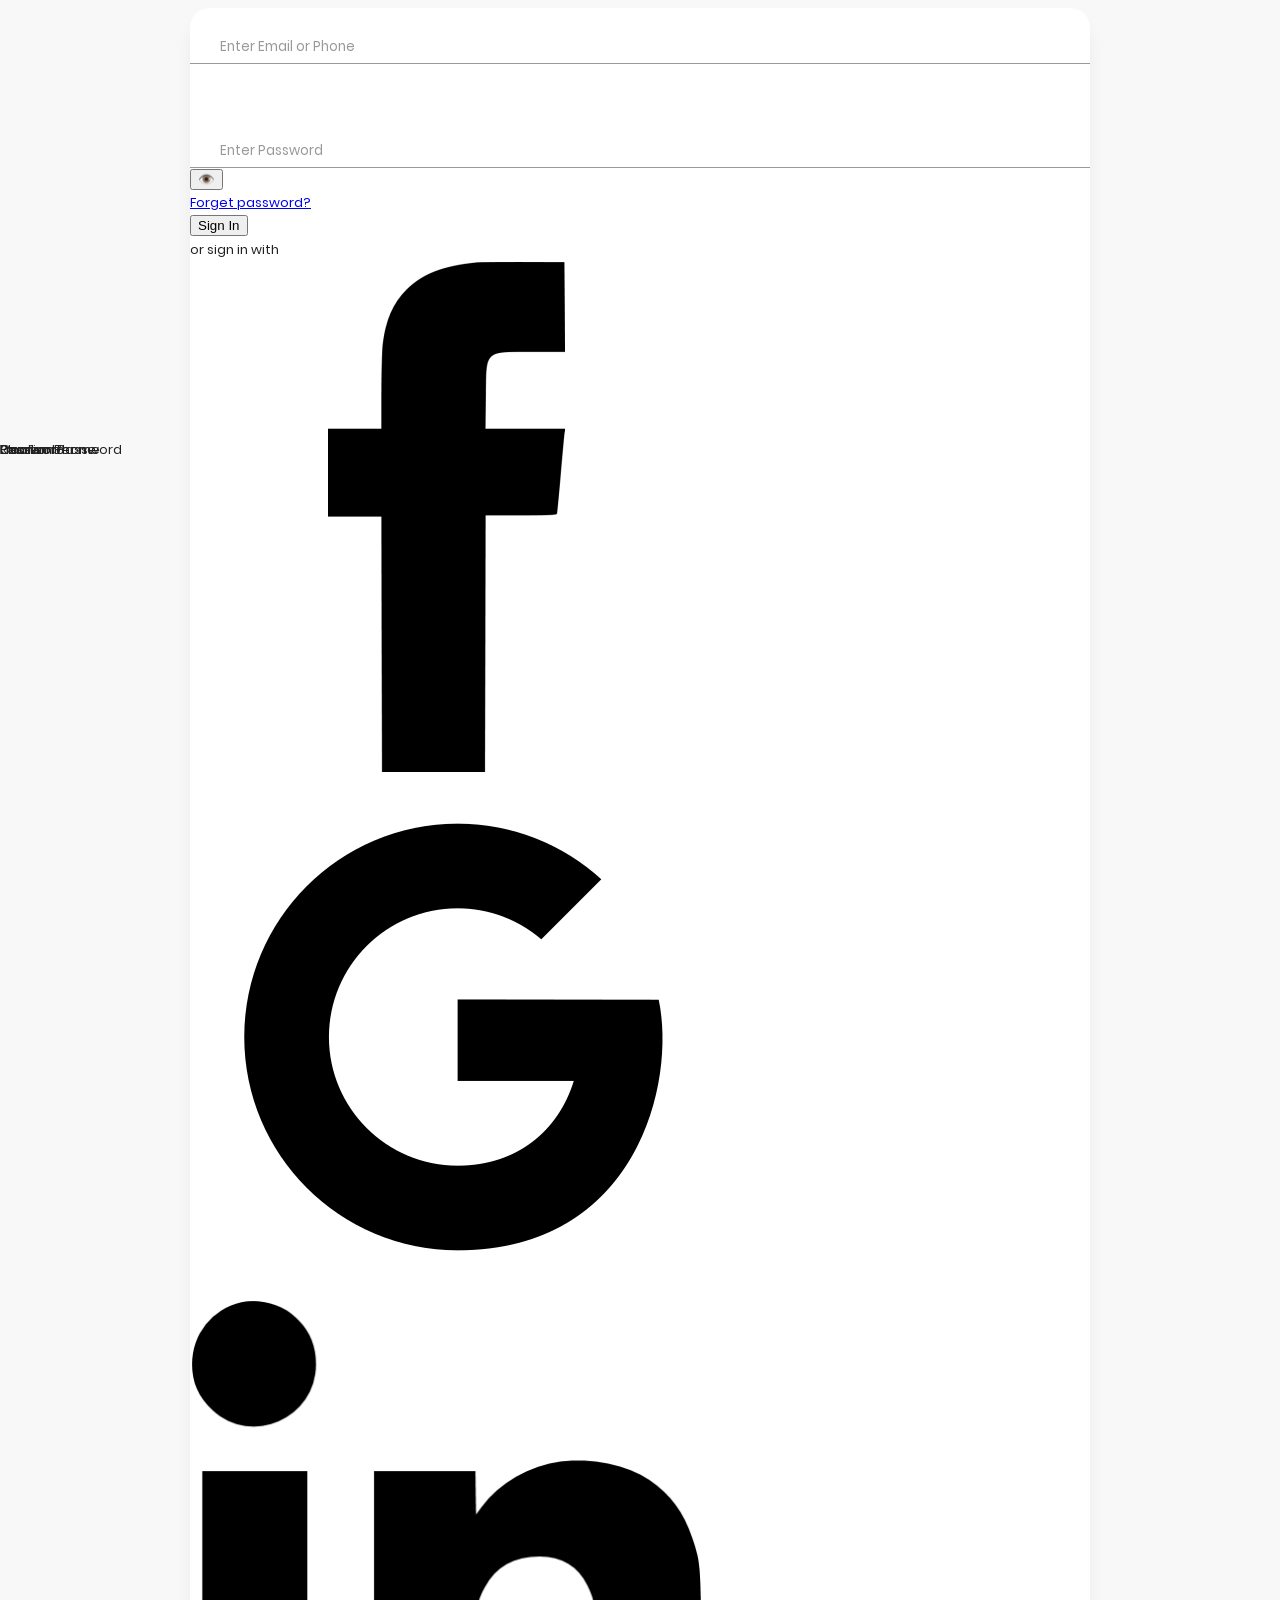
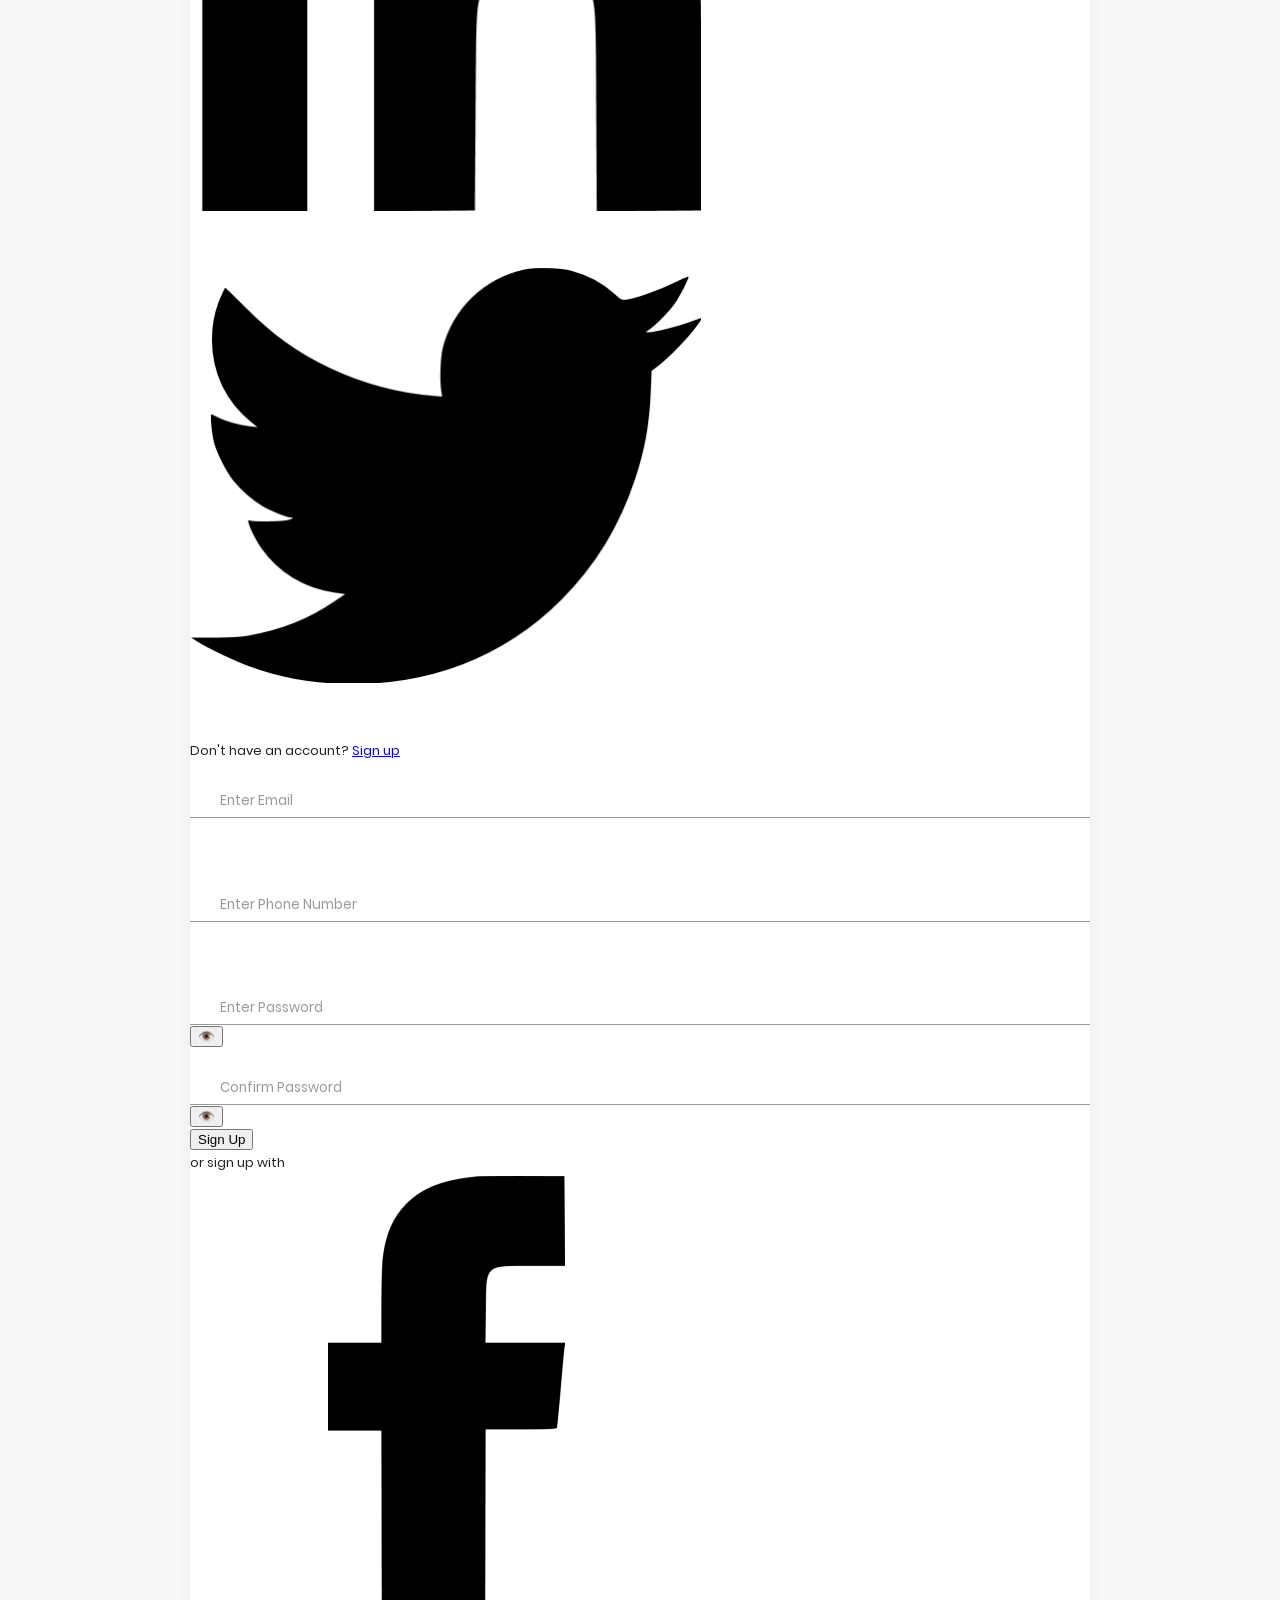
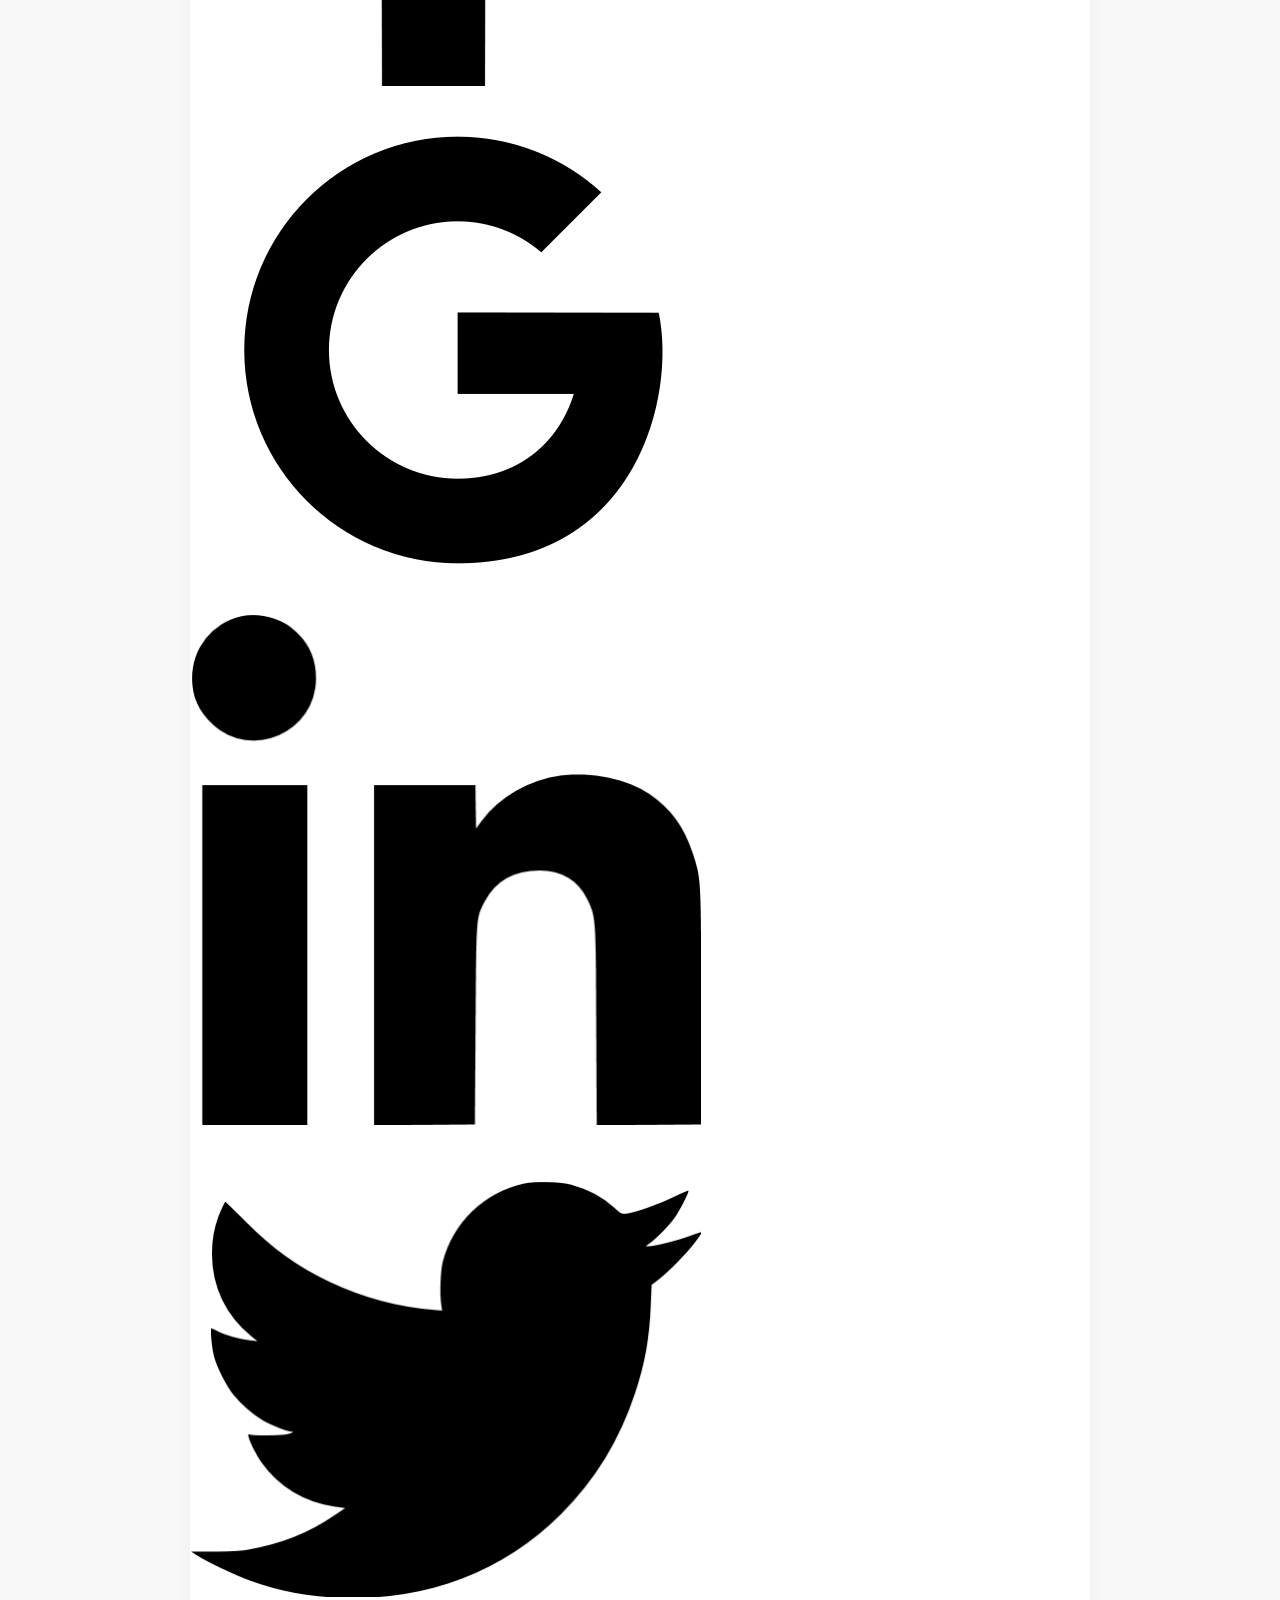
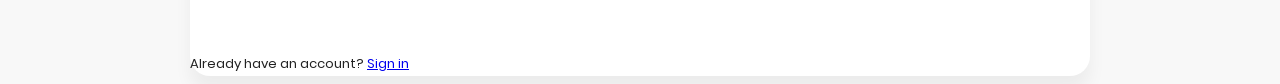
<file: index.html>
<!DOCTYPE html>
<html lang="en">
<head>
    <meta charset="UTF-8">
    <meta http-equiv="X-UA-Compatible" content="IE=edge">
    <meta name="viewport" content="width=device-width, initial-scale=1.0">
    <title>Neomorphic Sign-in Form</title>
    <link rel="stylesheet" href="css/style.css">
</head>
<body>
    <div class="container">
        <div class="box" id="signin-form">
            <form onsubmit="return validateSignIn()">
                <label for="signin-email-phone">Email or Phone</label><br>
                <input type="text" id="signin-email-phone" placeholder="Enter Email or Phone" class="input-box"><br><br>
                <label for="signin-password">Password</label><br>
                <div class="password-container">
                    <input type="password" id="signin-password" placeholder="Enter Password" class="input-box">
                    <button type="button" onclick="togglePassword('signin-password')">👁️</button>
                </div>
                <div id="signin-error" class="error-message"></div>
                <div class="remember-forget">
                    <label class="checkbox-label">
                        <input type="checkbox">
                        <span class="checkbox-custom"></span>
                        <span class="label-text">Remember me</span>
                    </label>
                    <span class="fg">
                        <a href="#">Forget password?</a>
                    </span>
                </div>
                <button type="submit" class="btn">Sign In</button>
            </form>
            <span class="option">or sign in with</span>
            <div class="social">
                <div class="box-radius"><img src="images/fb.png" alt=""></div>
                <div class="box-radius"><img src="images/google.png" alt=""></div>
                <div class="box-radius"><img src="images/linkedin.png" alt=""></div>
                <div class="box-radius"><img src="images/twitter.png" alt=""></div>
            </div>
            <span class="option">Don't have an account? <a href="#" class="toggle-btn" data-target="signup">Sign up</a></span>
        </div>

        <div class="box is-hidden" id="signup-form">
            <form onsubmit="return validateSignUp()">
                <label for="signup-email">Email</label><br>
                <input type="email" id="signup-email" placeholder="Enter Email" class="input-box"><br><br>
                <label for="signup-phone">Phone</label><br>
                <input type="text" id="signup-phone" placeholder="Enter Phone Number" class="input-box"><br><br>
                <label for="signup-password">Password</label><br>
                <div class="password-container">
                    <input type="password" id="signup-password" placeholder="Enter Password" class="input-box">
                    <button type="button" onclick="togglePassword('signup-password')">👁️</button>
                </div>
                <label for="signup-confirm-password">Confirm Password</label><br>
                <div class="password-container">
                    <input type="password" id="signup-confirm-password" placeholder="Confirm Password" class="input-box">
                    <button type="button" onclick="togglePassword('signup-confirm-password')">👁️</button>
                </div>
                <div id="password-match-error" class="error-message"></div>
                <button type="submit" class="btn">Sign Up</button>
            </form>
            <span class="option">or sign up with</span>
            <div class="social">
                <div class="box-radius"><img src="images/fb.png" alt=""></div>
                <div class="box-radius"><img src="images/google.png" alt=""></div>
                <div class="box-radius"><img src="images/linkedin.png" alt=""></div>
                <div class="box-radius"><img src="images/twitter.png" alt=""></div>
            </div>
            <span class="option">Already have an account? <a href="#" class="toggle-btn" data-target="signin">Sign in</a></span>
        </div>
    </div>
    <script src="js/main.js"></script>
</body>
</html>
</file>
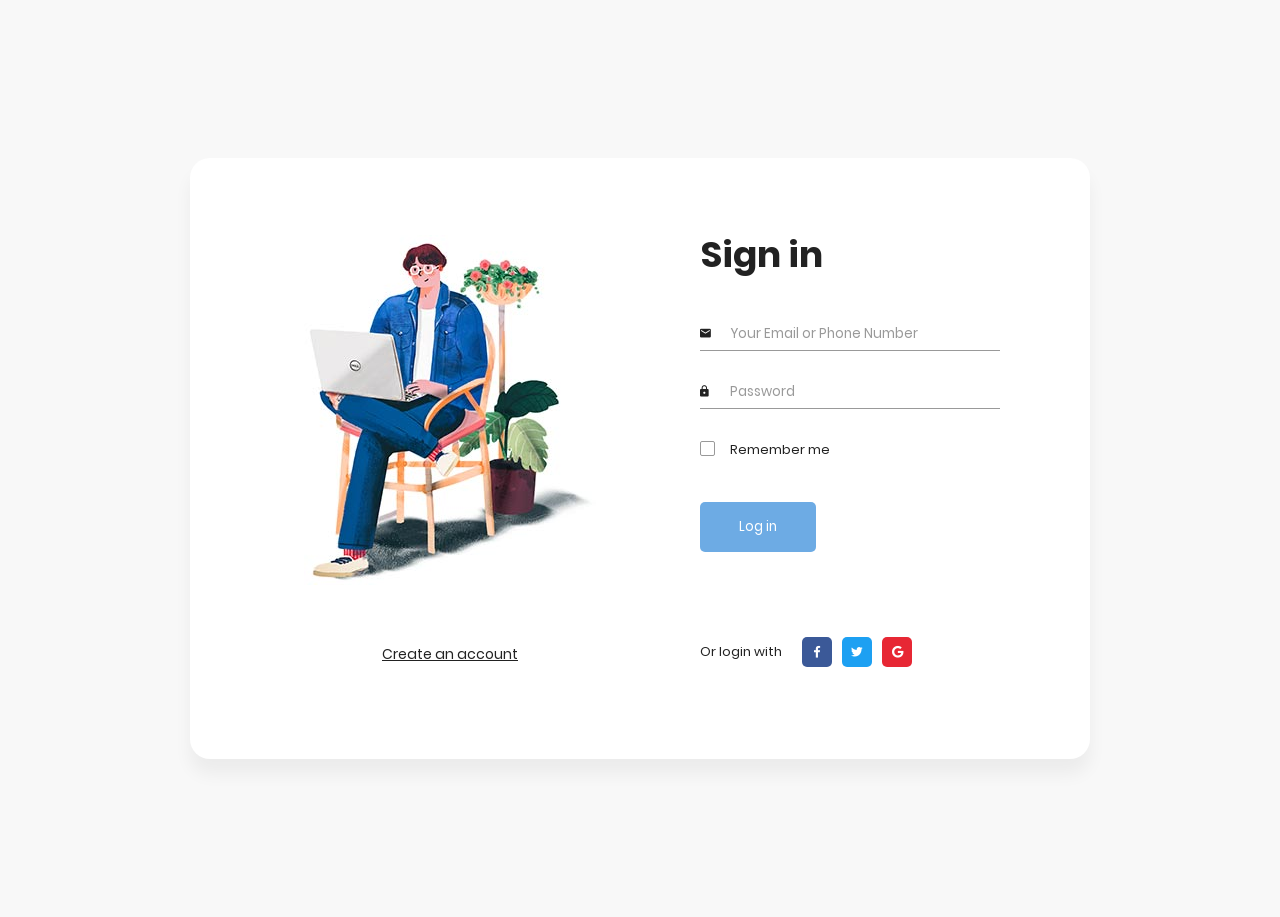
<file: signin.html>
<!DOCTYPE html>
<html lang="en">
<head>
    <meta charset="UTF-8">
    <meta name="viewport" content="width=device-width, initial-scale=1.0">
    <meta http-equiv="X-UA-Compatible" content="ie=edge">
    <title>Sign In Form by Colorlib</title>

    <!-- Font Icon -->
    <link rel="stylesheet" href="fonts/material-icon/css/material-design-iconic-font.min.css">

    <!-- Main css -->
    <link rel="stylesheet" href="css/style.css">
</head>
<body>

    <div class="main">

        <!-- Sign in Form -->
        <section class="sign-in">
            <div class="container">
                <div class="signin-content">
                    <div class="signin-image">
                        <figure><img src="images/signin-image.jpg" alt="sign in image"></figure>
                        <a href="signup.html" class="signup-image-link">Create an account</a>
                    </div>

                    <div class="signin-form">
                        <h2 class="form-title">Sign in</h2>
                        <form method="POST" class="register-form" id="login-form">
                            <div class="form-group">
                                <label for="identifier"><i class="zmdi zmdi-email"></i></label>
                                <input type="text" name="identifier" id="identifier" placeholder="Your Email or Phone Number"/>
                            </div>
                            <div class="form-group">
                                <label for="your_pass"><i class="zmdi zmdi-lock"></i></label>
                                <input type="password" name="your_pass" id="your_pass" placeholder="Password"/>
                            </div>
                            <div class="form-group">
                                <input type="checkbox" name="remember-me" id="remember-me" class="agree-term" />
                                <label for="remember-me" class="label-agree-term"><span><span></span></span>Remember me</label>
                            </div>
                            <div class="form-group form-button">
                                <input type="submit" name="signin" id="signin" class="form-submit" value="Log in"/>
                            </div>
                        </form>
                        <div class="social-login">
                            <span class="social-label">Or login with</span>
                            <ul class="socials">
                                <li><a href="#"><i class="display-flex-center zmdi zmdi-facebook"></i></a></li>
                                <li><a href="#"><i class="display-flex-center zmdi zmdi-twitter"></i></a></li>
                                <li><a href="#"><i class="display-flex-center zmdi zmdi-google"></i></a></li>
                            </ul>
                        </div>
                    </div>
                </div>
            </div>
        </section>

    </div>

    <!-- JS -->
    <script src="vendor/jquery/jquery.min.js"></script>
    <script src="js/main.js"></script>
</body>
</html>
</file>
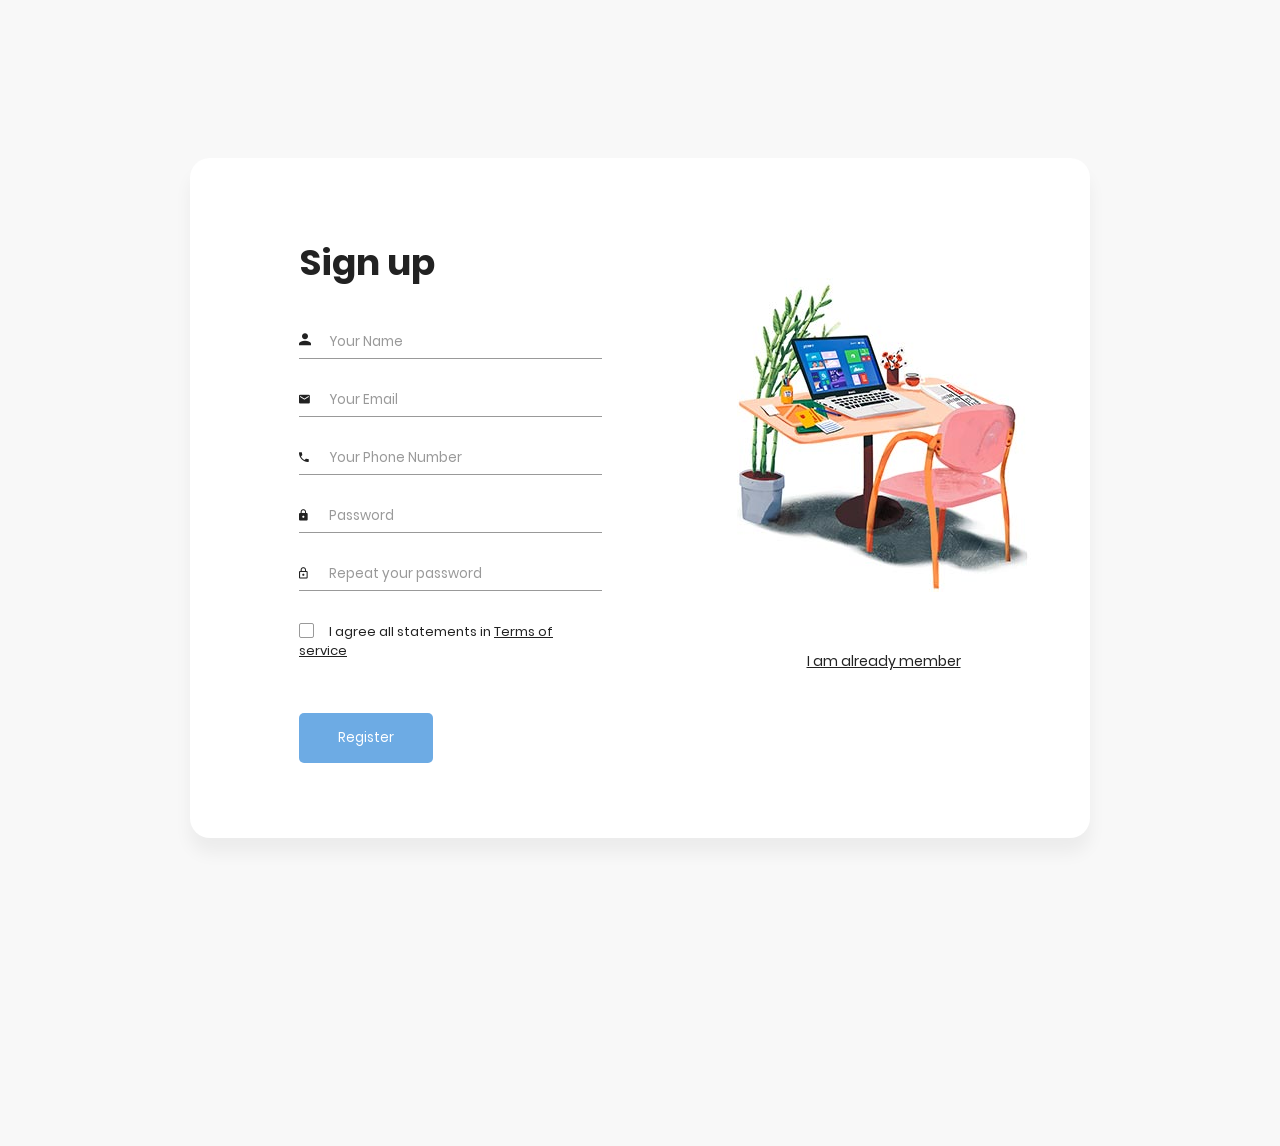
<file: signup.html>
<!DOCTYPE html>
<html lang="en">
<head>
    <meta charset="UTF-8">
    <meta name="viewport" content="width=device-width, initial-scale=1.0">
    <meta http-equiv="X-UA-Compatible" content="ie=edge">
    <title>Sign Up Form by Colorlib</title>

    <!-- Font Icon -->
    <link rel="stylesheet" href="fonts/material-icon/css/material-design-iconic-font.min.css">

    <!-- Main css -->
    <link rel="stylesheet" href="css/style.css">
</head>
<body>

    <div class="main">

        <!-- Sign up form -->
        <section class="signup">
            <div class="container">
                <div class="signup-content">
                    <div class="signup-form">
                        <h2 class="form-title">Sign up</h2>
                        <form method="POST" class="register-form" id="register-form">
                            <div class="form-group">
                                <label for="name"><i class="zmdi zmdi-account material-icons-name"></i></label>
                                <input type="text" name="name" id="name" placeholder="Your Name"/>
                            </div>
                            <div class="form-group">
                                <label for="email"><i class="zmdi zmdi-email"></i></label>
                                <input type="email" name="email" id="email" placeholder="Your Email"/>
                            </div>
                            <div class="form-group">
                                <label for="phone"><i class="zmdi zmdi-phone"></i></label>
                                <input type="text" name="phone" id="phone" placeholder="Your Phone Number"/>
                            </div>
                            <div class="form-group">
                                <label for="pass"><i class="zmdi zmdi-lock"></i></label>
                                <input type="password" name="pass" id="pass" placeholder="Password"/>
                            </div>
                            <div class="form-group">
                                <label for="re-pass"><i class="zmdi zmdi-lock-outline"></i></label>
                                <input type="password" name="re_pass" id="re_pass" placeholder="Repeat your password"/>
                            </div>
                            <div class="form-group">
                                <input type="checkbox" name="agree-term" id="agree-term" class="agree-term" />
                                <label for="agree-term" class="label-agree-term"><span><span></span></span>I agree all statements in  <a href="#" class="term-service">Terms of service</a></label>
                            </div>
                            <div class="form-group form-button">
                                <input type="submit" name="signup" id="signup" class="form-submit" value="Register"/>
                            </div>
                        </form>
                    </div>
                    <div class="signup-image">
                        <figure><img src="images/signup-image.jpg" alt="sign up image"></figure>
                        <a href="signin.html" class="signup-image-link">I am already member</a>
                    </div>
                </div>
            </div>
        </section>

    </div>

    <!-- JS -->
    <script src="vendor/jquery/jquery.min.js"></script>
    <script src="js/main.js"></script>
</body>
</html>
</file>
<file: css/style.css>
/* @extend display-flex; */
display-flex, .display-flex, .display-flex-center, .signup-content, .signin-content, .social-login, .socials {
  display: flex;
  display: -webkit-flex; }

/* @extend list-type-ulli; */
list-type-ulli, .socials {
  list-style-type: none;
  margin: 0;
  padding: 0; }

/* poppins-300 - latin */
@font-face {
  font-family: 'Poppins';
  font-style: normal;
  font-weight: 300;
  src: url("../fonts/poppins/poppins-v5-latin-300.eot");
  /* IE9 Compat Modes */
  src: local("Poppins Light"), local("Poppins-Light"), url("../fonts/poppins/poppins-v5-latin-300.eot?#iefix") format("embedded-opentype"), url("../fonts/poppins/poppins-v5-latin-300.woff2") format("woff2"), url("../fonts/poppins/poppins-v5-latin-300.woff") format("woff"), url("../fonts/poppins/poppins-v5-latin-300.ttf") format("truetype"), url("../fonts/poppins/poppins-v5-latin-300.svg#Poppins") format("svg");
  /* Legacy iOS */ }
/* poppins-300italic - latin */
@font-face {
  font-family: 'Poppins';
  font-style: italic;
  font-weight: 300;
  src: url("../fonts/poppins/poppins-v5-latin-300italic.eot");
  /* IE9 Compat Modes */
  src: local("Poppins Light Italic"), local("Poppins-LightItalic"), url("../fonts/poppins/poppins-v5-latin-300italic.eot?#iefix") format("embedded-opentype"), url("../fonts/poppins/poppins-v5-latin-300italic.woff2") format("woff2"), url("../fonts/poppins/poppins-v5-latin-300italic.woff") format("woff"), url("../fonts/poppins/poppins-v5-latin-300italic.ttf") format("truetype"), url("../fonts/poppins/poppins-v5-latin-300italic.svg#Poppins") format("svg");
  /* Legacy iOS */ }
/* poppins-regular - latin */
@font-face {
  font-family: 'Poppins';
  font-style: normal;
  font-weight: 400;
  src: url("../fonts/poppins/poppins-v5-latin-regular.eot");
  /* IE9 Compat Modes */
  src: local("Poppins Regular"), local("Poppins-Regular"), url("../fonts/poppins/poppins-v5-latin-regular.eot?#iefix") format("embedded-opentype"), url("../fonts/poppins/poppins-v5-latin-regular.woff2") format("woff2"), url("../fonts/poppins/poppins-v5-latin-regular.woff") format("woff"), url("../fonts/poppins/poppins-v5-latin-regular.ttf") format("truetype"), url("../fonts/poppins/poppins-v5-latin-regular.svg#Poppins") format("svg");
  /* Legacy iOS */ }
/* poppins-italic - latin */
@font-face {
  font-family: 'Poppins';
  font-style: italic;
  font-weight: 400;
  src: url("../fonts/poppins/poppins-v5-latin-italic.eot");
  /* IE9 Compat Modes */
  src: local("Poppins Italic"), local("Poppins-Italic"), url("../fonts/poppins/poppins-v5-latin-italic.eot?#iefix") format("embedded-opentype"), url("../fonts/poppins/poppins-v5-latin-italic.woff2") format("woff2"), url("../fonts/poppins/poppins-v5-latin-italic.woff") format("woff"), url("../fonts/poppins/poppins-v5-latin-italic.ttf") format("truetype"), url("../fonts/poppins/poppins-v5-latin-italic.svg#Poppins") format("svg");
  /* Legacy iOS */ }
/* poppins-500 - latin */
@font-face {
  font-family: 'Poppins';
  font-style: normal;
  font-weight: 500;
  src: url("../fonts/poppins/poppins-v5-latin-500.eot");
  /* IE9 Compat Modes */
  src: local("Poppins Medium"), local("Poppins-Medium"), url("../fonts/poppins/poppins-v5-latin-500.eot?#iefix") format("embedded-opentype"), url("../fonts/poppins/poppins-v5-latin-500.woff2") format("woff2"), url("../fonts/poppins/poppins-v5-latin-500.woff") format("woff"), url("../fonts/poppins/poppins-v5-latin-500.ttf") format("truetype"), url("../fonts/poppins/poppins-v5-latin-500.svg#Poppins") format("svg");
  /* Legacy iOS */ }
/* poppins-500italic - latin */
@font-face {
  font-family: 'Poppins';
  font-style: italic;
  font-weight: 500;
  src: url("../fonts/poppins/poppins-v5-latin-500italic.eot");
  /* IE9 Compat Modes */
  src: local("Poppins Medium Italic"), local("Poppins-MediumItalic"), url("../fonts/poppins/poppins-v5-latin-500italic.eot?#iefix") format("embedded-opentype"), url("../fonts/poppins/poppins-v5-latin-500italic.woff2") format("woff2"), url("../fonts/poppins/poppins-v5-latin-500italic.woff") format("woff"), url("../fonts/poppins/poppins-v5-latin-500italic.ttf") format("truetype"), url("../fonts/poppins/poppins-v5-latin-500italic.svg#Poppins") format("svg");
  /* Legacy iOS */ }
/* poppins-600 - latin */
@font-face {
  font-family: 'Poppins';
  font-style: normal;
  font-weight: 600;
  src: url("../fonts/poppins/poppins-v5-latin-600.eot");
  /* IE9 Compat Modes */
  src: local("Poppins SemiBold"), local("Poppins-SemiBold"), url("../fonts/poppins/poppins-v5-latin-600.eot?#iefix") format("embedded-opentype"), url("../fonts/poppins/poppins-v5-latin-600.woff2") format("woff2"), url("../fonts/poppins/poppins-v5-latin-600.woff") format("woff"), url("../fonts/poppins/poppins-v5-latin-600.ttf") format("truetype"), url("../fonts/poppins/poppins-v5-latin-600.svg#Poppins") format("svg");
  /* Legacy iOS */ }
/* poppins-700 - latin */
@font-face {
  font-family: 'Poppins';
  font-style: normal;
  font-weight: 700;
  src: url("../fonts/poppins/poppins-v5-latin-700.eot");
  /* IE9 Compat Modes */
  src: local("Poppins Bold"), local("Poppins-Bold"), url("../fonts/poppins/poppins-v5-latin-700.eot?#iefix") format("embedded-opentype"), url("../fonts/poppins/poppins-v5-latin-700.woff2") format("woff2"), url("../fonts/poppins/poppins-v5-latin-700.woff") format("woff"), url("../fonts/poppins/poppins-v5-latin-700.ttf") format("truetype"), url("../fonts/poppins/poppins-v5-latin-700.svg#Poppins") format("svg");
  /* Legacy iOS */ }
/* poppins-700italic - latin */
@font-face {
  font-family: 'Poppins';
  font-style: italic;
  font-weight: 700;
  src: url("../fonts/poppins/poppins-v5-latin-700italic.eot");
  /* IE9 Compat Modes */
  src: local("Poppins Bold Italic"), local("Poppins-BoldItalic"), url("../fonts/poppins/poppins-v5-latin-700italic.eot?#iefix") format("embedded-opentype"), url("../fonts/poppins/poppins-v5-latin-700italic.woff2") format("woff2"), url("../fonts/poppins/poppins-v5-latin-700italic.woff") format("woff"), url("../fonts/poppins/poppins-v5-latin-700italic.ttf") format("truetype"), url("../fonts/poppins/poppins-v5-latin-700italic.svg#Poppins") format("svg");
  /* Legacy iOS */ }
/* poppins-800 - latin */
@font-face {
  font-family: 'Poppins';
  font-style: normal;
  font-weight: 800;
  src: url("../fonts/poppins/poppins-v5-latin-800.eot");
  /* IE9 Compat Modes */
  src: local("Poppins ExtraBold"), local("Poppins-ExtraBold"), url("../fonts/poppins/poppins-v5-latin-800.eot?#iefix") format("embedded-opentype"), url("../fonts/poppins/poppins-v5-latin-800.woff2") format("woff2"), url("../fonts/poppins/poppins-v5-latin-800.woff") format("woff"), url("../fonts/poppins/poppins-v5-latin-800.ttf") format("truetype"), url("../fonts/poppins/poppins-v5-latin-800.svg#Poppins") format("svg");
  /* Legacy iOS */ }
/* poppins-800italic - latin */
@font-face {
  font-family: 'Poppins';
  font-style: italic;
  font-weight: 800;
  src: url("../fonts/poppins/poppins-v5-latin-800italic.eot");
  /* IE9 Compat Modes */
  src: local("Poppins ExtraBold Italic"), local("Poppins-ExtraBoldItalic"), url("../fonts/poppins/poppins-v5-latin-800italic.eot?#iefix") format("embedded-opentype"), url("../fonts/poppins/poppins-v5-latin-800italic.woff2") format("woff2"), url("../fonts/poppins/poppins-v5-latin-800italic.woff") format("woff"), url("../fonts/poppins/poppins-v5-latin-800italic.ttf") format("truetype"), url("../fonts/poppins/poppins-v5-latin-800italic.svg#Poppins") format("svg");
  /* Legacy iOS */ }
/* poppins-900 - latin */
@font-face {
  font-family: 'Poppins';
  font-style: normal;
  font-weight: 900;
  src: url("../fonts/poppins/poppins-v5-latin-900.eot");
  /* IE9 Compat Modes */
  src: local("Poppins Black"), local("Poppins-Black"), url("../fonts/poppins/poppins-v5-latin-900.eot?#iefix") format("embedded-opentype"), url("../fonts/poppins/poppins-v5-latin-900.woff2") format("woff2"), url("../fonts/poppins/poppins-v5-latin-900.woff") format("woff"), url("../fonts/poppins/poppins-v5-latin-900.ttf") format("truetype"), url("../fonts/poppins/poppins-v5-latin-900.svg#Poppins") format("svg");
  /* Legacy iOS */ }
a:focus, a:active {
  text-decoration: none;
  outline: none;
  transition: all 300ms ease 0s;
  -moz-transition: all 300ms ease 0s;
  -webkit-transition: all 300ms ease 0s;
  -o-transition: all 300ms ease 0s;
  -ms-transition: all 300ms ease 0s; }

input, select, textarea {
  outline: none;
  appearance: unset !important;
  -moz-appearance: unset !important;
  -webkit-appearance: unset !important;
  -o-appearance: unset !important;
  -ms-appearance: unset !important; }

input::-webkit-outer-spin-button, input::-webkit-inner-spin-button {
  appearance: none !important;
  -moz-appearance: none !important;
  -webkit-appearance: none !important;
  -o-appearance: none !important;
  -ms-appearance: none !important;
  margin: 0; }

input:focus, select:focus, textarea:focus {
  outline: none;
  box-shadow: none !important;
  -moz-box-shadow: none !important;
  -webkit-box-shadow: none !important;
  -o-box-shadow: none !important;
  -ms-box-shadow: none !important; }

input[type=checkbox] {
  appearance: checkbox !important;
  -moz-appearance: checkbox !important;
  -webkit-appearance: checkbox !important;
  -o-appearance: checkbox !important;
  -ms-appearance: checkbox !important; }

input[type=radio] {
  appearance: radio !important;
  -moz-appearance: radio !important;
  -webkit-appearance: radio !important;
  -o-appearance: radio !important;
  -ms-appearance: radio !important; }

img {
  max-width: 100%;
  height: auto; }

figure {
  margin: 0; }

p {
  margin-bottom: 0px;
  font-size: 15px;
  color: #777; }

h2 {
  line-height: 1.66;
  margin: 0;
  padding: 0;
  font-weight: bold;
  color: #222;
  font-family: Poppins;
  font-size: 36px; }

.main {
  background: #f8f8f8;
  padding: 150px 0; }

.clear {
  clear: both; }

body {
  font-size: 13px;
  line-height: 1.8;
  color: #222;
  background: #f8f8f8;
  font-weight: 400;
  font-family: Poppins; }

.container {
  width: 900px;
  background: #fff;
  margin: 0 auto;
  box-shadow: 0px 15px 16.83px 0.17px rgba(0, 0, 0, 0.05);
  -moz-box-shadow: 0px 15px 16.83px 0.17px rgba(0, 0, 0, 0.05);
  -webkit-box-shadow: 0px 15px 16.83px 0.17px rgba(0, 0, 0, 0.05);
  -o-box-shadow: 0px 15px 16.83px 0.17px rgba(0, 0, 0, 0.05);
  -ms-box-shadow: 0px 15px 16.83px 0.17px rgba(0, 0, 0, 0.05);
  border-radius: 20px;
  -moz-border-radius: 20px;
  -webkit-border-radius: 20px;
  -o-border-radius: 20px;
  -ms-border-radius: 20px; }

.display-flex {
  justify-content: space-between;
  -moz-justify-content: space-between;
  -webkit-justify-content: space-between;
  -o-justify-content: space-between;
  -ms-justify-content: space-between;
  align-items: center;
  -moz-align-items: center;
  -webkit-align-items: center;
  -o-align-items: center;
  -ms-align-items: center; }

.display-flex-center {
  justify-content: center;
  -moz-justify-content: center;
  -webkit-justify-content: center;
  -o-justify-content: center;
  -ms-justify-content: center;
  align-items: center;
  -moz-align-items: center;
  -webkit-align-items: center;
  -o-align-items: center;
  -ms-align-items: center; }

.position-center {
  position: absolute;
  top: 50%;
  left: 50%;
  transform: translate(-50%, -50%);
  -moz-transform: translate(-50%, -50%);
  -webkit-transform: translate(-50%, -50%);
  -o-transform: translate(-50%, -50%);
  -ms-transform: translate(-50%, -50%); }

.signup {
  margin-bottom: 150px; }

.signup-content {
  padding: 75px 0; }

.signup-form, .signup-image, .signin-form, .signin-image {
  width: 50%;
  overflow: hidden; }

.signup-image {
  margin: 0 55px; }

.form-title {
  margin-bottom: 33px; }

.signup-image {
  margin-top: 45px; }

figure {
  margin-bottom: 50px;
  text-align: center; }

.form-submit {
  display: inline-block;
  background: #6dabe4;
  color: #fff;
  border-bottom: none;
  width: auto;
  padding: 15px 39px;
  border-radius: 5px;
  -moz-border-radius: 5px;
  -webkit-border-radius: 5px;
  -o-border-radius: 5px;
  -ms-border-radius: 5px;
  margin-top: 25px;
  cursor: pointer; }
  .form-submit:hover {
    background: #4292dc; }

#signin {
  margin-top: 16px; }

.signup-image-link {
  font-size: 14px;
  color: #222;
  display: block;
  text-align: center; }

.term-service {
  font-size: 13px;
  color: #222; }

.signup-form {
  margin-left: 75px;
  margin-right: 75px;
  padding-left: 34px; }

.register-form {
  width: 100%; }

.form-group {
  position: relative;
  margin-bottom: 25px;
  overflow: hidden; }
  .form-group:last-child {
    margin-bottom: 0px; }

input {
  width: 100%;
  display: block;
  border: none;
  border-bottom: 1px solid #999;
  padding: 6px 30px;
  font-family: Poppins;
  box-sizing: border-box; }
  input::-webkit-input-placeholder {
    color: #999; }
  input::-moz-placeholder {
    color: #999; }
  input:-ms-input-placeholder {
    color: #999; }
  input:-moz-placeholder {
    color: #999; }
  input:focus {
    border-bottom: 1px solid #222; }
    input:focus::-webkit-input-placeholder {
      color: #222; }
    input:focus::-moz-placeholder {
      color: #222; }
    input:focus:-ms-input-placeholder {
      color: #222; }
    input:focus:-moz-placeholder {
      color: #222; }

input[type=checkbox]:not(old) {
  width: 2em;
  margin: 0;
  padding: 0;
  font-size: 1em;
  display: none; }

input[type=checkbox]:not(old) + label {
  display: inline-block;
  line-height: 1.5em;
  margin-top: 6px; }

input[type=checkbox]:not(old) + label > span {
  display: inline-block;
  width: 13px;
  height: 13px;
  margin-right: 15px;
  margin-bottom: 3px;
  border: 1px solid #999;
  border-radius: 2px;
  -moz-border-radius: 2px;
  -webkit-border-radius: 2px;
  -o-border-radius: 2px;
  -ms-border-radius: 2px;
  background: white;
  background-image: -moz-linear-gradient(white, white);
  background-image: -ms-linear-gradient(white, white);
  background-image: -o-linear-gradient(white, white);
  background-image: -webkit-linear-gradient(white, white);
  background-image: linear-gradient(white, white);
  vertical-align: bottom; }

input[type=checkbox]:not(old):checked + label > span {
  background-image: -moz-linear-gradient(white, white);
  background-image: -ms-linear-gradient(white, white);
  background-image: -o-linear-gradient(white, white);
  background-image: -webkit-linear-gradient(white, white);
  background-image: linear-gradient(white, white); }

input[type=checkbox]:not(old):checked + label > span:before {
  content: '\f26b';
  display: block;
  color: #222;
  font-size: 11px;
  line-height: 1.2;
  text-align: center;
  font-family: 'Material-Design-Iconic-Font';
  font-weight: bold; }

.agree-term {
  display: inline-block;
  width: auto; }

label {
  position: absolute;
  left: 0;
  top: 50%;
  transform: translateY(-50%);
  -moz-transform: translateY(-50%);
  -webkit-transform: translateY(-50%);
  -o-transform: translateY(-50%);
  -ms-transform: translateY(-50%);
  color: #222; }

.label-has-error {
  top: 22%; }

label.error {
  position: relative;
  background: url("../images/unchecked.gif") no-repeat;
  background-position-y: 3px;
  padding-left: 20px;
  display: block;
  margin-top: 20px; }

label.valid {
  display: block;
  position: absolute;
  right: 0;
  left: auto;
  margin-top: -6px;
  width: 20px;
  height: 20px;
  background: transparent; }
  label.valid:after {
    font-family: 'Material-Design-Iconic-Font';
    content: '\f269';
    width: 100%;
    height: 100%;
    position: absolute;
    /* right: 0; */
    font-size: 16px;
    color: green; }

.label-agree-term {
  position: relative;
  top: 0%;
  transform: translateY(0);
  -moz-transform: translateY(0);
  -webkit-transform: translateY(0);
  -o-transform: translateY(0);
  -ms-transform: translateY(0); }

.material-icons-name {
  font-size: 18px; }

.signin-content {
  padding-top: 67px;
  padding-bottom: 87px; }

.social-login {
  align-items: center;
  -moz-align-items: center;
  -webkit-align-items: center;
  -o-align-items: center;
  -ms-align-items: center;
  margin-top: 80px; }

.social-label {
  display: inline-block;
  margin-right: 15px; }

.socials li {
  padding: 5px; }
  .socials li:last-child {
    margin-right: 0px; }
  .socials li a {
    text-decoration: none; }
    .socials li a i {
      width: 30px;
      height: 30px;
      color: #fff;
      font-size: 14px;
      border-radius: 5px;
      -moz-border-radius: 5px;
      -webkit-border-radius: 5px;
      -o-border-radius: 5px;
      -ms-border-radius: 5px;
      transform: translateZ(0);
      -moz-transform: translateZ(0);
      -webkit-transform: translateZ(0);
      -o-transform: translateZ(0);
      -ms-transform: translateZ(0);
      -webkit-transition-duration: 0.3s;
      transition-duration: 0.3s;
      -webkit-transition-property: transform;
      transition-property: transform;
      -webkit-transition-timing-function: ease-out;
      transition-timing-function: ease-out; }
  .socials li:hover a i {
    -webkit-transform: scale(1.3) translateZ(0);
    transform: scale(1.3) translateZ(0); }

.zmdi-facebook {
  background: #3b5998; }

.zmdi-twitter {
  background: #1da0f2; }

.zmdi-google {
  background: #e72734; }

.signin-form {
  margin-right: 90px;
  margin-left: 80px; }

.signin-image {
  margin-left: 110px;
  margin-right: 20px;
  margin-top: 10px; }

@media screen and (max-width: 1200px) {
  .container {
    width: calc( 100% - 30px);
    max-width: 100%; } }
@media screen and (min-width: 1024px) {
  .container {
    max-width: 1200px; } }
@media screen and (max-width: 768px) {
  .signup-content, .signin-content {
    flex-direction: column;
    -moz-flex-direction: column;
    -webkit-flex-direction: column;
    -o-flex-direction: column;
    -ms-flex-direction: column;
    justify-content: center;
    -moz-justify-content: center;
    -webkit-justify-content: center;
    -o-justify-content: center;
    -ms-justify-content: center; }

  .signup-form {
    margin-left: 0px;
    margin-right: 0px;
    padding-left: 0px;
    /* box-sizing: border-box; */
    padding: 0 30px; }

  .signin-image {
    margin-left: 0px;
    margin-right: 0px;
    margin-top: 50px;
    order: 2;
    -moz-order: 2;
    -webkit-order: 2;
    -o-order: 2;
    -ms-order: 2; }

  .signup-form, .signup-image, .signin-form, .signin-image {
    width: auto; }

  .social-login {
    justify-content: center;
    -moz-justify-content: center;
    -webkit-justify-content: center;
    -o-justify-content: center;
    -ms-justify-content: center; }

  .form-button {
    text-align: center; }

  .signin-form {
    order: 1;
    -moz-order: 1;
    -webkit-order: 1;
    -o-order: 1;
    -ms-order: 1;
    margin-right: 0px;
    margin-left: 0px;
    padding: 0 30px; }

  .form-title {
    text-align: center; } }
@media screen and (max-width: 400px) {
  .social-login {
    flex-direction: column;
    -moz-flex-direction: column;
    -webkit-flex-direction: column;
    -o-flex-direction: column;
    -ms-flex-direction: column; }

  .social-label {
    margin-right: 0px;
    margin-bottom: 10px; } }

/*# sourceMappingURL=style.css.map */
</file>
<file: fonts/material-icon/css/material-design-iconic-font.min.css>
@font-face{font-family:Material-Design-Iconic-Font;src:url(../fonts/Material-Design-Iconic-Font.woff2?v=2.2.0) format('woff2'),url(../fonts/Material-Design-Iconic-Font.woff?v=2.2.0) format('woff'),url(../fonts/Material-Design-Iconic-Font.ttf?v=2.2.0) format('truetype')}.zmdi{display:inline-block;font:normal normal normal 14px/1 'Material-Design-Iconic-Font';font-size:inherit;text-rendering:auto;-webkit-font-smoothing:antialiased;-moz-osx-font-smoothing:grayscale}.zmdi-hc-lg{font-size:1.33333333em;line-height:.75em;vertical-align:-15%}.zmdi-hc-2x{font-size:2em}.zmdi-hc-3x{font-size:3em}.zmdi-hc-4x{font-size:4em}.zmdi-hc-5x{font-size:5em}.zmdi-hc-fw{width:1.28571429em;text-align:center}.zmdi-hc-ul{padding-left:0;margin-left:2.14285714em;list-style-type:none}.zmdi-hc-ul>li{position:relative}.zmdi-hc-li{position:absolute;left:-2.14285714em;width:2.14285714em;top:.14285714em;text-align:center}.zmdi-hc-li.zmdi-hc-lg{left:-1.85714286em}.zmdi-hc-border{padding:.1em .25em;border:solid .1em #9e9e9e;border-radius:2px}.zmdi-hc-border-circle{padding:.1em .25em;border:solid .1em #9e9e9e;border-radius:50%}.zmdi.pull-left{float:left;margin-right:.15em}.zmdi.pull-right{float:right;margin-left:.15em}.zmdi-hc-spin{-webkit-animation:zmdi-spin 1.5s infinite linear;animation:zmdi-spin 1.5s infinite linear}.zmdi-hc-spin-reverse{-webkit-animation:zmdi-spin-reverse 1.5s infinite linear;animation:zmdi-spin-reverse 1.5s infinite linear}@-webkit-keyframes zmdi-spin{0%{-webkit-transform:rotate(0deg);transform:rotate(0deg)}100%{-webkit-transform:rotate(359deg);transform:rotate(359deg)}}@keyframes zmdi-spin{0%{-webkit-transform:rotate(0deg);transform:rotate(0deg)}100%{-webkit-transform:rotate(359deg);transform:rotate(359deg)}}@-webkit-keyframes zmdi-spin-reverse{0%{-webkit-transform:rotate(0deg);transform:rotate(0deg)}100%{-webkit-transform:rotate(-359deg);transform:rotate(-359deg)}}@keyframes zmdi-spin-reverse{0%{-webkit-transform:rotate(0deg);transform:rotate(0deg)}100%{-webkit-transform:rotate(-359deg);transform:rotate(-359deg)}}.zmdi-hc-rotate-90{-webkit-transform:rotate(90deg);-ms-transform:rotate(90deg);transform:rotate(90deg)}.zmdi-hc-rotate-180{-webkit-transform:rotate(180deg);-ms-transform:rotate(180deg);transform:rotate(180deg)}.zmdi-hc-rotate-270{-webkit-transform:rotate(270deg);-ms-transform:rotate(270deg);transform:rotate(270deg)}.zmdi-hc-flip-horizontal{-webkit-transform:scale(-1,1);-ms-transform:scale(-1,1);transform:scale(-1,1)}.zmdi-hc-flip-vertical{-webkit-transform:scale(1,-1);-ms-transform:scale(1,-1);transform:scale(1,-1)}.zmdi-hc-stack{position:relative;display:inline-block;width:2em;height:2em;line-height:2em;vertical-align:middle}.zmdi-hc-stack-1x,.zmdi-hc-stack-2x{position:absolute;left:0;width:100%;text-align:center}.zmdi-hc-stack-1x{line-height:inherit}.zmdi-hc-stack-2x{font-size:2em}.zmdi-hc-inverse{color:#fff}.zmdi-3d-rotation:before{content:'\f101'}.zmdi-airplane-off:before{content:'\f102'}.zmdi-airplane:before{content:'\f103'}.zmdi-album:before{content:'\f104'}.zmdi-archive:before{content:'\f105'}.zmdi-assignment-account:before{content:'\f106'}.zmdi-assignment-alert:before{content:'\f107'}.zmdi-assignment-check:before{content:'\f108'}.zmdi-assignment-o:before{content:'\f109'}.zmdi-assignment-return:before{content:'\f10a'}.zmdi-assignment-returned:before{content:'\f10b'}.zmdi-assignment:before{content:'\f10c'}.zmdi-attachment-alt:before{content:'\f10d'}.zmdi-attachment:before{content:'\f10e'}.zmdi-audio:before{content:'\f10f'}.zmdi-badge-check:before{content:'\f110'}.zmdi-balance-wallet:before{content:'\f111'}.zmdi-balance:before{content:'\f112'}.zmdi-battery-alert:before{content:'\f113'}.zmdi-battery-flash:before{content:'\f114'}.zmdi-battery-unknown:before{content:'\f115'}.zmdi-battery:before{content:'\f116'}.zmdi-bike:before{content:'\f117'}.zmdi-block-alt:before{content:'\f118'}.zmdi-block:before{content:'\f119'}.zmdi-boat:before{content:'\f11a'}.zmdi-book-image:before{content:'\f11b'}.zmdi-book:before{content:'\f11c'}.zmdi-bookmark-outline:before{content:'\f11d'}.zmdi-bookmark:before{content:'\f11e'}.zmdi-brush:before{content:'\f11f'}.zmdi-bug:before{content:'\f120'}.zmdi-bus:before{content:'\f121'}.zmdi-cake:before{content:'\f122'}.zmdi-car-taxi:before{content:'\f123'}.zmdi-car-wash:before{content:'\f124'}.zmdi-car:before{content:'\f125'}.zmdi-card-giftcard:before{content:'\f126'}.zmdi-card-membership:before{content:'\f127'}.zmdi-card-travel:before{content:'\f128'}.zmdi-card:before{content:'\f129'}.zmdi-case-check:before{content:'\f12a'}.zmdi-case-download:before{content:'\f12b'}.zmdi-case-play:before{content:'\f12c'}.zmdi-case:before{content:'\f12d'}.zmdi-cast-connected:before{content:'\f12e'}.zmdi-cast:before{content:'\f12f'}.zmdi-chart-donut:before{content:'\f130'}.zmdi-chart:before{content:'\f131'}.zmdi-city-alt:before{content:'\f132'}.zmdi-city:before{content:'\f133'}.zmdi-close-circle-o:before{content:'\f134'}.zmdi-close-circle:before{content:'\f135'}.zmdi-close:before{content:'\f136'}.zmdi-cocktail:before{content:'\f137'}.zmdi-code-setting:before{content:'\f138'}.zmdi-code-smartphone:before{content:'\f139'}.zmdi-code:before{content:'\f13a'}.zmdi-coffee:before{content:'\f13b'}.zmdi-collection-bookmark:before{content:'\f13c'}.zmdi-collection-case-play:before{content:'\f13d'}.zmdi-collection-folder-image:before{content:'\f13e'}.zmdi-collection-image-o:before{content:'\f13f'}.zmdi-collection-image:before{content:'\f140'}.zmdi-collection-item-1:before{content:'\f141'}.zmdi-collection-item-2:before{content:'\f142'}.zmdi-collection-item-3:before{content:'\f143'}.zmdi-collection-item-4:before{content:'\f144'}.zmdi-collection-item-5:before{content:'\f145'}.zmdi-collection-item-6:before{content:'\f146'}.zmdi-collection-item-7:before{content:'\f147'}.zmdi-collection-item-8:before{content:'\f148'}.zmdi-collection-item-9-plus:before{content:'\f149'}.zmdi-collection-item-9:before{content:'\f14a'}.zmdi-collection-item:before{content:'\f14b'}.zmdi-collection-music:before{content:'\f14c'}.zmdi-collection-pdf:before{content:'\f14d'}.zmdi-collection-plus:before{content:'\f14e'}.zmdi-collection-speaker:before{content:'\f14f'}.zmdi-collection-text:before{content:'\f150'}.zmdi-collection-video:before{content:'\f151'}.zmdi-compass:before{content:'\f152'}.zmdi-cutlery:before{content:'\f153'}.zmdi-delete:before{content:'\f154'}.zmdi-dialpad:before{content:'\f155'}.zmdi-dns:before{content:'\f156'}.zmdi-drink:before{content:'\f157'}.zmdi-edit:before{content:'\f158'}.zmdi-email-open:before{content:'\f159'}.zmdi-email:before{content:'\f15a'}.zmdi-eye-off:before{content:'\f15b'}.zmdi-eye:before{content:'\f15c'}.zmdi-eyedropper:before{content:'\f15d'}.zmdi-favorite-outline:before{content:'\f15e'}.zmdi-favorite:before{content:'\f15f'}.zmdi-filter-list:before{content:'\f160'}.zmdi-fire:before{content:'\f161'}.zmdi-flag:before{content:'\f162'}.zmdi-flare:before{content:'\f163'}.zmdi-flash-auto:before{content:'\f164'}.zmdi-flash-off:before{content:'\f165'}.zmdi-flash:before{content:'\f166'}.zmdi-flip:before{content:'\f167'}.zmdi-flower-alt:before{content:'\f168'}.zmdi-flower:before{content:'\f169'}.zmdi-font:before{content:'\f16a'}.zmdi-fullscreen-alt:before{content:'\f16b'}.zmdi-fullscreen-exit:before{content:'\f16c'}.zmdi-fullscreen:before{content:'\f16d'}.zmdi-functions:before{content:'\f16e'}.zmdi-gas-station:before{content:'\f16f'}.zmdi-gesture:before{content:'\f170'}.zmdi-globe-alt:before{content:'\f171'}.zmdi-globe-lock:before{content:'\f172'}.zmdi-globe:before{content:'\f173'}.zmdi-graduation-cap:before{content:'\f174'}.zmdi-home:before{content:'\f175'}.zmdi-hospital-alt:before{content:'\f176'}.zmdi-hospital:before{content:'\f177'}.zmdi-hotel:before{content:'\f178'}.zmdi-hourglass-alt:before{content:'\f179'}.zmdi-hourglass-outline:before{content:'\f17a'}.zmdi-hourglass:before{content:'\f17b'}.zmdi-http:before{content:'\f17c'}.zmdi-image-alt:before{content:'\f17d'}.zmdi-image-o:before{content:'\f17e'}.zmdi-image:before{content:'\f17f'}.zmdi-inbox:before{content:'\f180'}.zmdi-invert-colors-off:before{content:'\f181'}.zmdi-invert-colors:before{content:'\f182'}.zmdi-key:before{content:'\f183'}.zmdi-label-alt-outline:before{content:'\f184'}.zmdi-label-alt:before{content:'\f185'}.zmdi-label-heart:before{content:'\f186'}.zmdi-label:before{content:'\f187'}.zmdi-labels:before{content:'\f188'}.zmdi-lamp:before{content:'\f189'}.zmdi-landscape:before{content:'\f18a'}.zmdi-layers-off:before{content:'\f18b'}.zmdi-layers:before{content:'\f18c'}.zmdi-library:before{content:'\f18d'}.zmdi-link:before{content:'\f18e'}.zmdi-lock-open:before{content:'\f18f'}.zmdi-lock-outline:before{content:'\f190'}.zmdi-lock:before{content:'\f191'}.zmdi-mail-reply-all:before{content:'\f192'}.zmdi-mail-reply:before{content:'\f193'}.zmdi-mail-send:before{content:'\f194'}.zmdi-mall:before{content:'\f195'}.zmdi-map:before{content:'\f196'}.zmdi-menu:before{content:'\f197'}.zmdi-money-box:before{content:'\f198'}.zmdi-money-off:before{content:'\f199'}.zmdi-money:before{content:'\f19a'}.zmdi-more-vert:before{content:'\f19b'}.zmdi-more:before{content:'\f19c'}.zmdi-movie-alt:before{content:'\f19d'}.zmdi-movie:before{content:'\f19e'}.zmdi-nature-people:before{content:'\f19f'}.zmdi-nature:before{content:'\f1a0'}.zmdi-navigation:before{content:'\f1a1'}.zmdi-open-in-browser:before{content:'\f1a2'}.zmdi-open-in-new:before{content:'\f1a3'}.zmdi-palette:before{content:'\f1a4'}.zmdi-parking:before{content:'\f1a5'}.zmdi-pin-account:before{content:'\f1a6'}.zmdi-pin-assistant:before{content:'\f1a7'}.zmdi-pin-drop:before{content:'\f1a8'}.zmdi-pin-help:before{content:'\f1a9'}.zmdi-pin-off:before{content:'\f1aa'}.zmdi-pin:before{content:'\f1ab'}.zmdi-pizza:before{content:'\f1ac'}.zmdi-plaster:before{content:'\f1ad'}.zmdi-power-setting:before{content:'\f1ae'}.zmdi-power:before{content:'\f1af'}.zmdi-print:before{content:'\f1b0'}.zmdi-puzzle-piece:before{content:'\f1b1'}.zmdi-quote:before{content:'\f1b2'}.zmdi-railway:before{content:'\f1b3'}.zmdi-receipt:before{content:'\f1b4'}.zmdi-refresh-alt:before{content:'\f1b5'}.zmdi-refresh-sync-alert:before{content:'\f1b6'}.zmdi-refresh-sync-off:before{content:'\f1b7'}.zmdi-refresh-sync:before{content:'\f1b8'}.zmdi-refresh:before{content:'\f1b9'}.zmdi-roller:before{content:'\f1ba'}.zmdi-ruler:before{content:'\f1bb'}.zmdi-scissors:before{content:'\f1bc'}.zmdi-screen-rotation-lock:before{content:'\f1bd'}.zmdi-screen-rotation:before{content:'\f1be'}.zmdi-search-for:before{content:'\f1bf'}.zmdi-search-in-file:before{content:'\f1c0'}.zmdi-search-in-page:before{content:'\f1c1'}.zmdi-search-replace:before{content:'\f1c2'}.zmdi-search:before{content:'\f1c3'}.zmdi-seat:before{content:'\f1c4'}.zmdi-settings-square:before{content:'\f1c5'}.zmdi-settings:before{content:'\f1c6'}.zmdi-shield-check:before{content:'\f1c7'}.zmdi-shield-security:before{content:'\f1c8'}.zmdi-shopping-basket:before{content:'\f1c9'}.zmdi-shopping-cart-plus:before{content:'\f1ca'}.zmdi-shopping-cart:before{content:'\f1cb'}.zmdi-sign-in:before{content:'\f1cc'}.zmdi-sort-amount-asc:before{content:'\f1cd'}.zmdi-sort-amount-desc:before{content:'\f1ce'}.zmdi-sort-asc:before{content:'\f1cf'}.zmdi-sort-desc:before{content:'\f1d0'}.zmdi-spellcheck:before{content:'\f1d1'}.zmdi-storage:before{content:'\f1d2'}.zmdi-store-24:before{content:'\f1d3'}.zmdi-store:before{content:'\f1d4'}.zmdi-subway:before{content:'\f1d5'}.zmdi-sun:before{content:'\f1d6'}.zmdi-tab-unselected:before{content:'\f1d7'}.zmdi-tab:before{content:'\f1d8'}.zmdi-tag-close:before{content:'\f1d9'}.zmdi-tag-more:before{content:'\f1da'}.zmdi-tag:before{content:'\f1db'}.zmdi-thumb-down:before{content:'\f1dc'}.zmdi-thumb-up-down:before{content:'\f1dd'}.zmdi-thumb-up:before{content:'\f1de'}.zmdi-ticket-star:before{content:'\f1df'}.zmdi-toll:before{content:'\f1e0'}.zmdi-toys:before{content:'\f1e1'}.zmdi-traffic:before{content:'\f1e2'}.zmdi-translate:before{content:'\f1e3'}.zmdi-triangle-down:before{content:'\f1e4'}.zmdi-triangle-up:before{content:'\f1e5'}.zmdi-truck:before{content:'\f1e6'}.zmdi-turning-sign:before{content:'\f1e7'}.zmdi-wallpaper:before{content:'\f1e8'}.zmdi-washing-machine:before{content:'\f1e9'}.zmdi-window-maximize:before{content:'\f1ea'}.zmdi-window-minimize:before{content:'\f1eb'}.zmdi-window-restore:before{content:'\f1ec'}.zmdi-wrench:before{content:'\f1ed'}.zmdi-zoom-in:before{content:'\f1ee'}.zmdi-zoom-out:before{content:'\f1ef'}.zmdi-alert-circle-o:before{content:'\f1f0'}.zmdi-alert-circle:before{content:'\f1f1'}.zmdi-alert-octagon:before{content:'\f1f2'}.zmdi-alert-polygon:before{content:'\f1f3'}.zmdi-alert-triangle:before{content:'\f1f4'}.zmdi-help-outline:before{content:'\f1f5'}.zmdi-help:before{content:'\f1f6'}.zmdi-info-outline:before{content:'\f1f7'}.zmdi-info:before{content:'\f1f8'}.zmdi-notifications-active:before{content:'\f1f9'}.zmdi-notifications-add:before{content:'\f1fa'}.zmdi-notifications-none:before{content:'\f1fb'}.zmdi-notifications-off:before{content:'\f1fc'}.zmdi-notifications-paused:before{content:'\f1fd'}.zmdi-notifications:before{content:'\f1fe'}.zmdi-account-add:before{content:'\f1ff'}.zmdi-account-box-mail:before{content:'\f200'}.zmdi-account-box-o:before{content:'\f201'}.zmdi-account-box-phone:before{content:'\f202'}.zmdi-account-box:before{content:'\f203'}.zmdi-account-calendar:before{content:'\f204'}.zmdi-account-circle:before{content:'\f205'}.zmdi-account-o:before{content:'\f206'}.zmdi-account:before{content:'\f207'}.zmdi-accounts-add:before{content:'\f208'}.zmdi-accounts-alt:before{content:'\f209'}.zmdi-accounts-list-alt:before{content:'\f20a'}.zmdi-accounts-list:before{content:'\f20b'}.zmdi-accounts-outline:before{content:'\f20c'}.zmdi-accounts:before{content:'\f20d'}.zmdi-face:before{content:'\f20e'}.zmdi-female:before{content:'\f20f'}.zmdi-male-alt:before{content:'\f210'}.zmdi-male-female:before{content:'\f211'}.zmdi-male:before{content:'\f212'}.zmdi-mood-bad:before{content:'\f213'}.zmdi-mood:before{content:'\f214'}.zmdi-run:before{content:'\f215'}.zmdi-walk:before{content:'\f216'}.zmdi-cloud-box:before{content:'\f217'}.zmdi-cloud-circle:before{content:'\f218'}.zmdi-cloud-done:before{content:'\f219'}.zmdi-cloud-download:before{content:'\f21a'}.zmdi-cloud-off:before{content:'\f21b'}.zmdi-cloud-outline-alt:before{content:'\f21c'}.zmdi-cloud-outline:before{content:'\f21d'}.zmdi-cloud-upload:before{content:'\f21e'}.zmdi-cloud:before{content:'\f21f'}.zmdi-download:before{content:'\f220'}.zmdi-file-plus:before{content:'\f221'}.zmdi-file-text:before{content:'\f222'}.zmdi-file:before{content:'\f223'}.zmdi-folder-outline:before{content:'\f224'}.zmdi-folder-person:before{content:'\f225'}.zmdi-folder-star-alt:before{content:'\f226'}.zmdi-folder-star:before{content:'\f227'}.zmdi-folder:before{content:'\f228'}.zmdi-gif:before{content:'\f229'}.zmdi-upload:before{content:'\f22a'}.zmdi-border-all:before{content:'\f22b'}.zmdi-border-bottom:before{content:'\f22c'}.zmdi-border-clear:before{content:'\f22d'}.zmdi-border-color:before{content:'\f22e'}.zmdi-border-horizontal:before{content:'\f22f'}.zmdi-border-inner:before{content:'\f230'}.zmdi-border-left:before{content:'\f231'}.zmdi-border-outer:before{content:'\f232'}.zmdi-border-right:before{content:'\f233'}.zmdi-border-style:before{content:'\f234'}.zmdi-border-top:before{content:'\f235'}.zmdi-border-vertical:before{content:'\f236'}.zmdi-copy:before{content:'\f237'}.zmdi-crop:before{content:'\f238'}.zmdi-format-align-center:before{content:'\f239'}.zmdi-format-align-justify:before{content:'\f23a'}.zmdi-format-align-left:before{content:'\f23b'}.zmdi-format-align-right:before{content:'\f23c'}.zmdi-format-bold:before{content:'\f23d'}.zmdi-format-clear-all:before{content:'\f23e'}.zmdi-format-clear:before{content:'\f23f'}.zmdi-format-color-fill:before{content:'\f240'}.zmdi-format-color-reset:before{content:'\f241'}.zmdi-format-color-text:before{content:'\f242'}.zmdi-format-indent-decrease:before{content:'\f243'}.zmdi-format-indent-increase:before{content:'\f244'}.zmdi-format-italic:before{content:'\f245'}.zmdi-format-line-spacing:before{content:'\f246'}.zmdi-format-list-bulleted:before{content:'\f247'}.zmdi-format-list-numbered:before{content:'\f248'}.zmdi-format-ltr:before{content:'\f249'}.zmdi-format-rtl:before{content:'\f24a'}.zmdi-format-size:before{content:'\f24b'}.zmdi-format-strikethrough-s:before{content:'\f24c'}.zmdi-format-strikethrough:before{content:'\f24d'}.zmdi-format-subject:before{content:'\f24e'}.zmdi-format-underlined:before{content:'\f24f'}.zmdi-format-valign-bottom:before{content:'\f250'}.zmdi-format-valign-center:before{content:'\f251'}.zmdi-format-valign-top:before{content:'\f252'}.zmdi-redo:before{content:'\f253'}.zmdi-select-all:before{content:'\f254'}.zmdi-space-bar:before{content:'\f255'}.zmdi-text-format:before{content:'\f256'}.zmdi-transform:before{content:'\f257'}.zmdi-undo:before{content:'\f258'}.zmdi-wrap-text:before{content:'\f259'}.zmdi-comment-alert:before{content:'\f25a'}.zmdi-comment-alt-text:before{content:'\f25b'}.zmdi-comment-alt:before{content:'\f25c'}.zmdi-comment-edit:before{content:'\f25d'}.zmdi-comment-image:before{content:'\f25e'}.zmdi-comment-list:before{content:'\f25f'}.zmdi-comment-more:before{content:'\f260'}.zmdi-comment-outline:before{content:'\f261'}.zmdi-comment-text-alt:before{content:'\f262'}.zmdi-comment-text:before{content:'\f263'}.zmdi-comment-video:before{content:'\f264'}.zmdi-comment:before{content:'\f265'}.zmdi-comments:before{content:'\f266'}.zmdi-check-all:before{content:'\f267'}.zmdi-check-circle-u:before{content:'\f268'}.zmdi-check-circle:before{content:'\f269'}.zmdi-check-square:before{content:'\f26a'}.zmdi-check:before{content:'\f26b'}.zmdi-circle-o:before{content:'\f26c'}.zmdi-circle:before{content:'\f26d'}.zmdi-dot-circle-alt:before{content:'\f26e'}.zmdi-dot-circle:before{content:'\f26f'}.zmdi-minus-circle-outline:before{content:'\f270'}.zmdi-minus-circle:before{content:'\f271'}.zmdi-minus-square:before{content:'\f272'}.zmdi-minus:before{content:'\f273'}.zmdi-plus-circle-o-duplicate:before{content:'\f274'}.zmdi-plus-circle-o:before{content:'\f275'}.zmdi-plus-circle:before{content:'\f276'}.zmdi-plus-square:before{content:'\f277'}.zmdi-plus:before{content:'\f278'}.zmdi-square-o:before{content:'\f279'}.zmdi-star-circle:before{content:'\f27a'}.zmdi-star-half:before{content:'\f27b'}.zmdi-star-outline:before{content:'\f27c'}.zmdi-star:before{content:'\f27d'}.zmdi-bluetooth-connected:before{content:'\f27e'}.zmdi-bluetooth-off:before{content:'\f27f'}.zmdi-bluetooth-search:before{content:'\f280'}.zmdi-bluetooth-setting:before{content:'\f281'}.zmdi-bluetooth:before{content:'\f282'}.zmdi-camera-add:before{content:'\f283'}.zmdi-camera-alt:before{content:'\f284'}.zmdi-camera-bw:before{content:'\f285'}.zmdi-camera-front:before{content:'\f286'}.zmdi-camera-mic:before{content:'\f287'}.zmdi-camera-party-mode:before{content:'\f288'}.zmdi-camera-rear:before{content:'\f289'}.zmdi-camera-roll:before{content:'\f28a'}.zmdi-camera-switch:before{content:'\f28b'}.zmdi-camera:before{content:'\f28c'}.zmdi-card-alert:before{content:'\f28d'}.zmdi-card-off:before{content:'\f28e'}.zmdi-card-sd:before{content:'\f28f'}.zmdi-card-sim:before{content:'\f290'}.zmdi-desktop-mac:before{content:'\f291'}.zmdi-desktop-windows:before{content:'\f292'}.zmdi-device-hub:before{content:'\f293'}.zmdi-devices-off:before{content:'\f294'}.zmdi-devices:before{content:'\f295'}.zmdi-dock:before{content:'\f296'}.zmdi-floppy:before{content:'\f297'}.zmdi-gamepad:before{content:'\f298'}.zmdi-gps-dot:before{content:'\f299'}.zmdi-gps-off:before{content:'\f29a'}.zmdi-gps:before{content:'\f29b'}.zmdi-headset-mic:before{content:'\f29c'}.zmdi-headset:before{content:'\f29d'}.zmdi-input-antenna:before{content:'\f29e'}.zmdi-input-composite:before{content:'\f29f'}.zmdi-input-hdmi:before{content:'\f2a0'}.zmdi-input-power:before{content:'\f2a1'}.zmdi-input-svideo:before{content:'\f2a2'}.zmdi-keyboard-hide:before{content:'\f2a3'}.zmdi-keyboard:before{content:'\f2a4'}.zmdi-laptop-chromebook:before{content:'\f2a5'}.zmdi-laptop-mac:before{content:'\f2a6'}.zmdi-laptop:before{content:'\f2a7'}.zmdi-mic-off:before{content:'\f2a8'}.zmdi-mic-outline:before{content:'\f2a9'}.zmdi-mic-setting:before{content:'\f2aa'}.zmdi-mic:before{content:'\f2ab'}.zmdi-mouse:before{content:'\f2ac'}.zmdi-network-alert:before{content:'\f2ad'}.zmdi-network-locked:before{content:'\f2ae'}.zmdi-network-off:before{content:'\f2af'}.zmdi-network-outline:before{content:'\f2b0'}.zmdi-network-setting:before{content:'\f2b1'}.zmdi-network:before{content:'\f2b2'}.zmdi-phone-bluetooth:before{content:'\f2b3'}.zmdi-phone-end:before{content:'\f2b4'}.zmdi-phone-forwarded:before{content:'\f2b5'}.zmdi-phone-in-talk:before{content:'\f2b6'}.zmdi-phone-locked:before{content:'\f2b7'}.zmdi-phone-missed:before{content:'\f2b8'}.zmdi-phone-msg:before{content:'\f2b9'}.zmdi-phone-paused:before{content:'\f2ba'}.zmdi-phone-ring:before{content:'\f2bb'}.zmdi-phone-setting:before{content:'\f2bc'}.zmdi-phone-sip:before{content:'\f2bd'}.zmdi-phone:before{content:'\f2be'}.zmdi-portable-wifi-changes:before{content:'\f2bf'}.zmdi-portable-wifi-off:before{content:'\f2c0'}.zmdi-portable-wifi:before{content:'\f2c1'}.zmdi-radio:before{content:'\f2c2'}.zmdi-reader:before{content:'\f2c3'}.zmdi-remote-control-alt:before{content:'\f2c4'}.zmdi-remote-control:before{content:'\f2c5'}.zmdi-router:before{content:'\f2c6'}.zmdi-scanner:before{content:'\f2c7'}.zmdi-smartphone-android:before{content:'\f2c8'}.zmdi-smartphone-download:before{content:'\f2c9'}.zmdi-smartphone-erase:before{content:'\f2ca'}.zmdi-smartphone-info:before{content:'\f2cb'}.zmdi-smartphone-iphone:before{content:'\f2cc'}.zmdi-smartphone-landscape-lock:before{content:'\f2cd'}.zmdi-smartphone-landscape:before{content:'\f2ce'}.zmdi-smartphone-lock:before{content:'\f2cf'}.zmdi-smartphone-portrait-lock:before{content:'\f2d0'}.zmdi-smartphone-ring:before{content:'\f2d1'}.zmdi-smartphone-setting:before{content:'\f2d2'}.zmdi-smartphone-setup:before{content:'\f2d3'}.zmdi-smartphone:before{content:'\f2d4'}.zmdi-speaker:before{content:'\f2d5'}.zmdi-tablet-android:before{content:'\f2d6'}.zmdi-tablet-mac:before{content:'\f2d7'}.zmdi-tablet:before{content:'\f2d8'}.zmdi-tv-alt-play:before{content:'\f2d9'}.zmdi-tv-list:before{content:'\f2da'}.zmdi-tv-play:before{content:'\f2db'}.zmdi-tv:before{content:'\f2dc'}.zmdi-usb:before{content:'\f2dd'}.zmdi-videocam-off:before{content:'\f2de'}.zmdi-videocam-switch:before{content:'\f2df'}.zmdi-videocam:before{content:'\f2e0'}.zmdi-watch:before{content:'\f2e1'}.zmdi-wifi-alt-2:before{content:'\f2e2'}.zmdi-wifi-alt:before{content:'\f2e3'}.zmdi-wifi-info:before{content:'\f2e4'}.zmdi-wifi-lock:before{content:'\f2e5'}.zmdi-wifi-off:before{content:'\f2e6'}.zmdi-wifi-outline:before{content:'\f2e7'}.zmdi-wifi:before{content:'\f2e8'}.zmdi-arrow-left-bottom:before{content:'\f2e9'}.zmdi-arrow-left:before{content:'\f2ea'}.zmdi-arrow-merge:before{content:'\f2eb'}.zmdi-arrow-missed:before{content:'\f2ec'}.zmdi-arrow-right-top:before{content:'\f2ed'}.zmdi-arrow-right:before{content:'\f2ee'}.zmdi-arrow-split:before{content:'\f2ef'}.zmdi-arrows:before{content:'\f2f0'}.zmdi-caret-down-circle:before{content:'\f2f1'}.zmdi-caret-down:before{content:'\f2f2'}.zmdi-caret-left-circle:before{content:'\f2f3'}.zmdi-caret-left:before{content:'\f2f4'}.zmdi-caret-right-circle:before{content:'\f2f5'}.zmdi-caret-right:before{content:'\f2f6'}.zmdi-caret-up-circle:before{content:'\f2f7'}.zmdi-caret-up:before{content:'\f2f8'}.zmdi-chevron-down:before{content:'\f2f9'}.zmdi-chevron-left:before{content:'\f2fa'}.zmdi-chevron-right:before{content:'\f2fb'}.zmdi-chevron-up:before{content:'\f2fc'}.zmdi-forward:before{content:'\f2fd'}.zmdi-long-arrow-down:before{content:'\f2fe'}.zmdi-long-arrow-left:before{content:'\f2ff'}.zmdi-long-arrow-return:before{content:'\f300'}.zmdi-long-arrow-right:before{content:'\f301'}.zmdi-long-arrow-tab:before{content:'\f302'}.zmdi-long-arrow-up:before{content:'\f303'}.zmdi-rotate-ccw:before{content:'\f304'}.zmdi-rotate-cw:before{content:'\f305'}.zmdi-rotate-left:before{content:'\f306'}.zmdi-rotate-right:before{content:'\f307'}.zmdi-square-down:before{content:'\f308'}.zmdi-square-right:before{content:'\f309'}.zmdi-swap-alt:before{content:'\f30a'}.zmdi-swap-vertical-circle:before{content:'\f30b'}.zmdi-swap-vertical:before{content:'\f30c'}.zmdi-swap:before{content:'\f30d'}.zmdi-trending-down:before{content:'\f30e'}.zmdi-trending-flat:before{content:'\f30f'}.zmdi-trending-up:before{content:'\f310'}.zmdi-unfold-less:before{content:'\f311'}.zmdi-unfold-more:before{content:'\f312'}.zmdi-apps:before{content:'\f313'}.zmdi-grid-off:before{content:'\f314'}.zmdi-grid:before{content:'\f315'}.zmdi-view-agenda:before{content:'\f316'}.zmdi-view-array:before{content:'\f317'}.zmdi-view-carousel:before{content:'\f318'}.zmdi-view-column:before{content:'\f319'}.zmdi-view-comfy:before{content:'\f31a'}.zmdi-view-compact:before{content:'\f31b'}.zmdi-view-dashboard:before{content:'\f31c'}.zmdi-view-day:before{content:'\f31d'}.zmdi-view-headline:before{content:'\f31e'}.zmdi-view-list-alt:before{content:'\f31f'}.zmdi-view-list:before{content:'\f320'}.zmdi-view-module:before{content:'\f321'}.zmdi-view-quilt:before{content:'\f322'}.zmdi-view-stream:before{content:'\f323'}.zmdi-view-subtitles:before{content:'\f324'}.zmdi-view-toc:before{content:'\f325'}.zmdi-view-web:before{content:'\f326'}.zmdi-view-week:before{content:'\f327'}.zmdi-widgets:before{content:'\f328'}.zmdi-alarm-check:before{content:'\f329'}.zmdi-alarm-off:before{content:'\f32a'}.zmdi-alarm-plus:before{content:'\f32b'}.zmdi-alarm-snooze:before{content:'\f32c'}.zmdi-alarm:before{content:'\f32d'}.zmdi-calendar-alt:before{content:'\f32e'}.zmdi-calendar-check:before{content:'\f32f'}.zmdi-calendar-close:before{content:'\f330'}.zmdi-calendar-note:before{content:'\f331'}.zmdi-calendar:before{content:'\f332'}.zmdi-time-countdown:before{content:'\f333'}.zmdi-time-interval:before{content:'\f334'}.zmdi-time-restore-setting:before{content:'\f335'}.zmdi-time-restore:before{content:'\f336'}.zmdi-time:before{content:'\f337'}.zmdi-timer-off:before{content:'\f338'}.zmdi-timer:before{content:'\f339'}.zmdi-android-alt:before{content:'\f33a'}.zmdi-android:before{content:'\f33b'}.zmdi-apple:before{content:'\f33c'}.zmdi-behance:before{content:'\f33d'}.zmdi-codepen:before{content:'\f33e'}.zmdi-dribbble:before{content:'\f33f'}.zmdi-dropbox:before{content:'\f340'}.zmdi-evernote:before{content:'\f341'}.zmdi-facebook-box:before{content:'\f342'}.zmdi-facebook:before{content:'\f343'}.zmdi-github-box:before{content:'\f344'}.zmdi-github:before{content:'\f345'}.zmdi-google-drive:before{content:'\f346'}.zmdi-google-earth:before{content:'\f347'}.zmdi-google-glass:before{content:'\f348'}.zmdi-google-maps:before{content:'\f349'}.zmdi-google-pages:before{content:'\f34a'}.zmdi-google-play:before{content:'\f34b'}.zmdi-google-plus-box:before{content:'\f34c'}.zmdi-google-plus:before{content:'\f34d'}.zmdi-google:before{content:'\f34e'}.zmdi-instagram:before{content:'\f34f'}.zmdi-language-css3:before{content:'\f350'}.zmdi-language-html5:before{content:'\f351'}.zmdi-language-javascript:before{content:'\f352'}.zmdi-language-python-alt:before{content:'\f353'}.zmdi-language-python:before{content:'\f354'}.zmdi-lastfm:before{content:'\f355'}.zmdi-linkedin-box:before{content:'\f356'}.zmdi-paypal:before{content:'\f357'}.zmdi-pinterest-box:before{content:'\f358'}.zmdi-pocket:before{content:'\f359'}.zmdi-polymer:before{content:'\f35a'}.zmdi-share:before{content:'\f35b'}.zmdi-stackoverflow:before{content:'\f35c'}.zmdi-steam-square:before{content:'\f35d'}.zmdi-steam:before{content:'\f35e'}.zmdi-twitter-box:before{content:'\f35f'}.zmdi-twitter:before{content:'\f360'}.zmdi-vk:before{content:'\f361'}.zmdi-wikipedia:before{content:'\f362'}.zmdi-windows:before{content:'\f363'}.zmdi-aspect-ratio-alt:before{content:'\f364'}.zmdi-aspect-ratio:before{content:'\f365'}.zmdi-blur-circular:before{content:'\f366'}.zmdi-blur-linear:before{content:'\f367'}.zmdi-blur-off:before{content:'\f368'}.zmdi-blur:before{content:'\f369'}.zmdi-brightness-2:before{content:'\f36a'}.zmdi-brightness-3:before{content:'\f36b'}.zmdi-brightness-4:before{content:'\f36c'}.zmdi-brightness-5:before{content:'\f36d'}.zmdi-brightness-6:before{content:'\f36e'}.zmdi-brightness-7:before{content:'\f36f'}.zmdi-brightness-auto:before{content:'\f370'}.zmdi-brightness-setting:before{content:'\f371'}.zmdi-broken-image:before{content:'\f372'}.zmdi-center-focus-strong:before{content:'\f373'}.zmdi-center-focus-weak:before{content:'\f374'}.zmdi-compare:before{content:'\f375'}.zmdi-crop-16-9:before{content:'\f376'}.zmdi-crop-3-2:before{content:'\f377'}.zmdi-crop-5-4:before{content:'\f378'}.zmdi-crop-7-5:before{content:'\f379'}.zmdi-crop-din:before{content:'\f37a'}.zmdi-crop-free:before{content:'\f37b'}.zmdi-crop-landscape:before{content:'\f37c'}.zmdi-crop-portrait:before{content:'\f37d'}.zmdi-crop-square:before{content:'\f37e'}.zmdi-exposure-alt:before{content:'\f37f'}.zmdi-exposure:before{content:'\f380'}.zmdi-filter-b-and-w:before{content:'\f381'}.zmdi-filter-center-focus:before{content:'\f382'}.zmdi-filter-frames:before{content:'\f383'}.zmdi-filter-tilt-shift:before{content:'\f384'}.zmdi-gradient:before{content:'\f385'}.zmdi-grain:before{content:'\f386'}.zmdi-graphic-eq:before{content:'\f387'}.zmdi-hdr-off:before{content:'\f388'}.zmdi-hdr-strong:before{content:'\f389'}.zmdi-hdr-weak:before{content:'\f38a'}.zmdi-hdr:before{content:'\f38b'}.zmdi-iridescent:before{content:'\f38c'}.zmdi-leak-off:before{content:'\f38d'}.zmdi-leak:before{content:'\f38e'}.zmdi-looks:before{content:'\f38f'}.zmdi-loupe:before{content:'\f390'}.zmdi-panorama-horizontal:before{content:'\f391'}.zmdi-panorama-vertical:before{content:'\f392'}.zmdi-panorama-wide-angle:before{content:'\f393'}.zmdi-photo-size-select-large:before{content:'\f394'}.zmdi-photo-size-select-small:before{content:'\f395'}.zmdi-picture-in-picture:before{content:'\f396'}.zmdi-slideshow:before{content:'\f397'}.zmdi-texture:before{content:'\f398'}.zmdi-tonality:before{content:'\f399'}.zmdi-vignette:before{content:'\f39a'}.zmdi-wb-auto:before{content:'\f39b'}.zmdi-eject-alt:before{content:'\f39c'}.zmdi-eject:before{content:'\f39d'}.zmdi-equalizer:before{content:'\f39e'}.zmdi-fast-forward:before{content:'\f39f'}.zmdi-fast-rewind:before{content:'\f3a0'}.zmdi-forward-10:before{content:'\f3a1'}.zmdi-forward-30:before{content:'\f3a2'}.zmdi-forward-5:before{content:'\f3a3'}.zmdi-hearing:before{content:'\f3a4'}.zmdi-pause-circle-outline:before{content:'\f3a5'}.zmdi-pause-circle:before{content:'\f3a6'}.zmdi-pause:before{content:'\f3a7'}.zmdi-play-circle-outline:before{content:'\f3a8'}.zmdi-play-circle:before{content:'\f3a9'}.zmdi-play:before{content:'\f3aa'}.zmdi-playlist-audio:before{content:'\f3ab'}.zmdi-playlist-plus:before{content:'\f3ac'}.zmdi-repeat-one:before{content:'\f3ad'}.zmdi-repeat:before{content:'\f3ae'}.zmdi-replay-10:before{content:'\f3af'}.zmdi-replay-30:before{content:'\f3b0'}.zmdi-replay-5:before{content:'\f3b1'}.zmdi-replay:before{content:'\f3b2'}.zmdi-shuffle:before{content:'\f3b3'}.zmdi-skip-next:before{content:'\f3b4'}.zmdi-skip-previous:before{content:'\f3b5'}.zmdi-stop:before{content:'\f3b6'}.zmdi-surround-sound:before{content:'\f3b7'}.zmdi-tune:before{content:'\f3b8'}.zmdi-volume-down:before{content:'\f3b9'}.zmdi-volume-mute:before{content:'\f3ba'}.zmdi-volume-off:before{content:'\f3bb'}.zmdi-volume-up:before{content:'\f3bc'}.zmdi-n-1-square:before{content:'\f3bd'}.zmdi-n-2-square:before{content:'\f3be'}.zmdi-n-3-square:before{content:'\f3bf'}.zmdi-n-4-square:before{content:'\f3c0'}.zmdi-n-5-square:before{content:'\f3c1'}.zmdi-n-6-square:before{content:'\f3c2'}.zmdi-neg-1:before{content:'\f3c3'}.zmdi-neg-2:before{content:'\f3c4'}.zmdi-plus-1:before{content:'\f3c5'}.zmdi-plus-2:before{content:'\f3c6'}.zmdi-sec-10:before{content:'\f3c7'}.zmdi-sec-3:before{content:'\f3c8'}.zmdi-zero:before{content:'\f3c9'}.zmdi-airline-seat-flat-angled:before{content:'\f3ca'}.zmdi-airline-seat-flat:before{content:'\f3cb'}.zmdi-airline-seat-individual-suite:before{content:'\f3cc'}.zmdi-airline-seat-legroom-extra:before{content:'\f3cd'}.zmdi-airline-seat-legroom-normal:before{content:'\f3ce'}.zmdi-airline-seat-legroom-reduced:before{content:'\f3cf'}.zmdi-airline-seat-recline-extra:before{content:'\f3d0'}.zmdi-airline-seat-recline-normal:before{content:'\f3d1'}.zmdi-airplay:before{content:'\f3d2'}.zmdi-closed-caption:before{content:'\f3d3'}.zmdi-confirmation-number:before{content:'\f3d4'}.zmdi-developer-board:before{content:'\f3d5'}.zmdi-disc-full:before{content:'\f3d6'}.zmdi-explicit:before{content:'\f3d7'}.zmdi-flight-land:before{content:'\f3d8'}.zmdi-flight-takeoff:before{content:'\f3d9'}.zmdi-flip-to-back:before{content:'\f3da'}.zmdi-flip-to-front:before{content:'\f3db'}.zmdi-group-work:before{content:'\f3dc'}.zmdi-hd:before{content:'\f3dd'}.zmdi-hq:before{content:'\f3de'}.zmdi-markunread-mailbox:before{content:'\f3df'}.zmdi-memory:before{content:'\f3e0'}.zmdi-nfc:before{content:'\f3e1'}.zmdi-play-for-work:before{content:'\f3e2'}.zmdi-power-input:before{content:'\f3e3'}.zmdi-present-to-all:before{content:'\f3e4'}.zmdi-satellite:before{content:'\f3e5'}.zmdi-tap-and-play:before{content:'\f3e6'}.zmdi-vibration:before{content:'\f3e7'}.zmdi-voicemail:before{content:'\f3e8'}.zmdi-group:before{content:'\f3e9'}.zmdi-rss:before{content:'\f3ea'}.zmdi-shape:before{content:'\f3eb'}.zmdi-spinner:before{content:'\f3ec'}.zmdi-ungroup:before{content:'\f3ed'}.zmdi-500px:before{content:'\f3ee'}.zmdi-8tracks:before{content:'\f3ef'}.zmdi-amazon:before{content:'\f3f0'}.zmdi-blogger:before{content:'\f3f1'}.zmdi-delicious:before{content:'\f3f2'}.zmdi-disqus:before{content:'\f3f3'}.zmdi-flattr:before{content:'\f3f4'}.zmdi-flickr:before{content:'\f3f5'}.zmdi-github-alt:before{content:'\f3f6'}.zmdi-google-old:before{content:'\f3f7'}.zmdi-linkedin:before{content:'\f3f8'}.zmdi-odnoklassniki:before{content:'\f3f9'}.zmdi-outlook:before{content:'\f3fa'}.zmdi-paypal-alt:before{content:'\f3fb'}.zmdi-pinterest:before{content:'\f3fc'}.zmdi-playstation:before{content:'\f3fd'}.zmdi-reddit:before{content:'\f3fe'}.zmdi-skype:before{content:'\f3ff'}.zmdi-slideshare:before{content:'\f400'}.zmdi-soundcloud:before{content:'\f401'}.zmdi-tumblr:before{content:'\f402'}.zmdi-twitch:before{content:'\f403'}.zmdi-vimeo:before{content:'\f404'}.zmdi-whatsapp:before{content:'\f405'}.zmdi-xbox:before{content:'\f406'}.zmdi-yahoo:before{content:'\f407'}.zmdi-youtube-play:before{content:'\f408'}.zmdi-youtube:before{content:'\f409'}.zmdi-3d-rotation:before{content:'\f101'}.zmdi-airplane-off:before{content:'\f102'}.zmdi-airplane:before{content:'\f103'}.zmdi-album:before{content:'\f104'}.zmdi-archive:before{content:'\f105'}.zmdi-assignment-account:before{content:'\f106'}.zmdi-assignment-alert:before{content:'\f107'}.zmdi-assignment-check:before{content:'\f108'}.zmdi-assignment-o:before{content:'\f109'}.zmdi-assignment-return:before{content:'\f10a'}.zmdi-assignment-returned:before{content:'\f10b'}.zmdi-assignment:before{content:'\f10c'}.zmdi-attachment-alt:before{content:'\f10d'}.zmdi-attachment:before{content:'\f10e'}.zmdi-audio:before{content:'\f10f'}.zmdi-badge-check:before{content:'\f110'}.zmdi-balance-wallet:before{content:'\f111'}.zmdi-balance:before{content:'\f112'}.zmdi-battery-alert:before{content:'\f113'}.zmdi-battery-flash:before{content:'\f114'}.zmdi-battery-unknown:before{content:'\f115'}.zmdi-battery:before{content:'\f116'}.zmdi-bike:before{content:'\f117'}.zmdi-block-alt:before{content:'\f118'}.zmdi-block:before{content:'\f119'}.zmdi-boat:before{content:'\f11a'}.zmdi-book-image:before{content:'\f11b'}.zmdi-book:before{content:'\f11c'}.zmdi-bookmark-outline:before{content:'\f11d'}.zmdi-bookmark:before{content:'\f11e'}.zmdi-brush:before{content:'\f11f'}.zmdi-bug:before{content:'\f120'}.zmdi-bus:before{content:'\f121'}.zmdi-cake:before{content:'\f122'}.zmdi-car-taxi:before{content:'\f123'}.zmdi-car-wash:before{content:'\f124'}.zmdi-car:before{content:'\f125'}.zmdi-card-giftcard:before{content:'\f126'}.zmdi-card-membership:before{content:'\f127'}.zmdi-card-travel:before{content:'\f128'}.zmdi-card:before{content:'\f129'}.zmdi-case-check:before{content:'\f12a'}.zmdi-case-download:before{content:'\f12b'}.zmdi-case-play:before{content:'\f12c'}.zmdi-case:before{content:'\f12d'}.zmdi-cast-connected:before{content:'\f12e'}.zmdi-cast:before{content:'\f12f'}.zmdi-chart-donut:before{content:'\f130'}.zmdi-chart:before{content:'\f131'}.zmdi-city-alt:before{content:'\f132'}.zmdi-city:before{content:'\f133'}.zmdi-close-circle-o:before{content:'\f134'}.zmdi-close-circle:before{content:'\f135'}.zmdi-close:before{content:'\f136'}.zmdi-cocktail:before{content:'\f137'}.zmdi-code-setting:before{content:'\f138'}.zmdi-code-smartphone:before{content:'\f139'}.zmdi-code:before{content:'\f13a'}.zmdi-coffee:before{content:'\f13b'}.zmdi-collection-bookmark:before{content:'\f13c'}.zmdi-collection-case-play:before{content:'\f13d'}.zmdi-collection-folder-image:before{content:'\f13e'}.zmdi-collection-image-o:before{content:'\f13f'}.zmdi-collection-image:before{content:'\f140'}.zmdi-collection-item-1:before{content:'\f141'}.zmdi-collection-item-2:before{content:'\f142'}.zmdi-collection-item-3:before{content:'\f143'}.zmdi-collection-item-4:before{content:'\f144'}.zmdi-collection-item-5:before{content:'\f145'}.zmdi-collection-item-6:before{content:'\f146'}.zmdi-collection-item-7:before{content:'\f147'}.zmdi-collection-item-8:before{content:'\f148'}.zmdi-collection-item-9-plus:before{content:'\f149'}.zmdi-collection-item-9:before{content:'\f14a'}.zmdi-collection-item:before{content:'\f14b'}.zmdi-collection-music:before{content:'\f14c'}.zmdi-collection-pdf:before{content:'\f14d'}.zmdi-collection-plus:before{content:'\f14e'}.zmdi-collection-speaker:before{content:'\f14f'}.zmdi-collection-text:before{content:'\f150'}.zmdi-collection-video:before{content:'\f151'}.zmdi-compass:before{content:'\f152'}.zmdi-cutlery:before{content:'\f153'}.zmdi-delete:before{content:'\f154'}.zmdi-dialpad:before{content:'\f155'}.zmdi-dns:before{content:'\f156'}.zmdi-drink:before{content:'\f157'}.zmdi-edit:before{content:'\f158'}.zmdi-email-open:before{content:'\f159'}.zmdi-email:before{content:'\f15a'}.zmdi-eye-off:before{content:'\f15b'}.zmdi-eye:before{content:'\f15c'}.zmdi-eyedropper:before{content:'\f15d'}.zmdi-favorite-outline:before{content:'\f15e'}.zmdi-favorite:before{content:'\f15f'}.zmdi-filter-list:before{content:'\f160'}.zmdi-fire:before{content:'\f161'}.zmdi-flag:before{content:'\f162'}.zmdi-flare:before{content:'\f163'}.zmdi-flash-auto:before{content:'\f164'}.zmdi-flash-off:before{content:'\f165'}.zmdi-flash:before{content:'\f166'}.zmdi-flip:before{content:'\f167'}.zmdi-flower-alt:before{content:'\f168'}.zmdi-flower:before{content:'\f169'}.zmdi-font:before{content:'\f16a'}.zmdi-fullscreen-alt:before{content:'\f16b'}.zmdi-fullscreen-exit:before{content:'\f16c'}.zmdi-fullscreen:before{content:'\f16d'}.zmdi-functions:before{content:'\f16e'}.zmdi-gas-station:before{content:'\f16f'}.zmdi-gesture:before{content:'\f170'}.zmdi-globe-alt:before{content:'\f171'}.zmdi-globe-lock:before{content:'\f172'}.zmdi-globe:before{content:'\f173'}.zmdi-graduation-cap:before{content:'\f174'}.zmdi-home:before{content:'\f175'}.zmdi-hospital-alt:before{content:'\f176'}.zmdi-hospital:before{content:'\f177'}.zmdi-hotel:before{content:'\f178'}.zmdi-hourglass-alt:before{content:'\f179'}.zmdi-hourglass-outline:before{content:'\f17a'}.zmdi-hourglass:before{content:'\f17b'}.zmdi-http:before{content:'\f17c'}.zmdi-image-alt:before{content:'\f17d'}.zmdi-image-o:before{content:'\f17e'}.zmdi-image:before{content:'\f17f'}.zmdi-inbox:before{content:'\f180'}.zmdi-invert-colors-off:before{content:'\f181'}.zmdi-invert-colors:before{content:'\f182'}.zmdi-key:before{content:'\f183'}.zmdi-label-alt-outline:before{content:'\f184'}.zmdi-label-alt:before{content:'\f185'}.zmdi-label-heart:before{content:'\f186'}.zmdi-label:before{content:'\f187'}.zmdi-labels:before{content:'\f188'}.zmdi-lamp:before{content:'\f189'}.zmdi-landscape:before{content:'\f18a'}.zmdi-layers-off:before{content:'\f18b'}.zmdi-layers:before{content:'\f18c'}.zmdi-library:before{content:'\f18d'}.zmdi-link:before{content:'\f18e'}.zmdi-lock-open:before{content:'\f18f'}.zmdi-lock-outline:before{content:'\f190'}.zmdi-lock:before{content:'\f191'}.zmdi-mail-reply-all:before{content:'\f192'}.zmdi-mail-reply:before{content:'\f193'}.zmdi-mail-send:before{content:'\f194'}.zmdi-mall:before{content:'\f195'}.zmdi-map:before{content:'\f196'}.zmdi-menu:before{content:'\f197'}.zmdi-money-box:before{content:'\f198'}.zmdi-money-off:before{content:'\f199'}.zmdi-money:before{content:'\f19a'}.zmdi-more-vert:before{content:'\f19b'}.zmdi-more:before{content:'\f19c'}.zmdi-movie-alt:before{content:'\f19d'}.zmdi-movie:before{content:'\f19e'}.zmdi-nature-people:before{content:'\f19f'}.zmdi-nature:before{content:'\f1a0'}.zmdi-navigation:before{content:'\f1a1'}.zmdi-open-in-browser:before{content:'\f1a2'}.zmdi-open-in-new:before{content:'\f1a3'}.zmdi-palette:before{content:'\f1a4'}.zmdi-parking:before{content:'\f1a5'}.zmdi-pin-account:before{content:'\f1a6'}.zmdi-pin-assistant:before{content:'\f1a7'}.zmdi-pin-drop:before{content:'\f1a8'}.zmdi-pin-help:before{content:'\f1a9'}.zmdi-pin-off:before{content:'\f1aa'}.zmdi-pin:before{content:'\f1ab'}.zmdi-pizza:before{content:'\f1ac'}.zmdi-plaster:before{content:'\f1ad'}.zmdi-power-setting:before{content:'\f1ae'}.zmdi-power:before{content:'\f1af'}.zmdi-print:before{content:'\f1b0'}.zmdi-puzzle-piece:before{content:'\f1b1'}.zmdi-quote:before{content:'\f1b2'}.zmdi-railway:before{content:'\f1b3'}.zmdi-receipt:before{content:'\f1b4'}.zmdi-refresh-alt:before{content:'\f1b5'}.zmdi-refresh-sync-alert:before{content:'\f1b6'}.zmdi-refresh-sync-off:before{content:'\f1b7'}.zmdi-refresh-sync:before{content:'\f1b8'}.zmdi-refresh:before{content:'\f1b9'}.zmdi-roller:before{content:'\f1ba'}.zmdi-ruler:before{content:'\f1bb'}.zmdi-scissors:before{content:'\f1bc'}.zmdi-screen-rotation-lock:before{content:'\f1bd'}.zmdi-screen-rotation:before{content:'\f1be'}.zmdi-search-for:before{content:'\f1bf'}.zmdi-search-in-file:before{content:'\f1c0'}.zmdi-search-in-page:before{content:'\f1c1'}.zmdi-search-replace:before{content:'\f1c2'}.zmdi-search:before{content:'\f1c3'}.zmdi-seat:before{content:'\f1c4'}.zmdi-settings-square:before{content:'\f1c5'}.zmdi-settings:before{content:'\f1c6'}.zmdi-shield-check:before{content:'\f1c7'}.zmdi-shield-security:before{content:'\f1c8'}.zmdi-shopping-basket:before{content:'\f1c9'}.zmdi-shopping-cart-plus:before{content:'\f1ca'}.zmdi-shopping-cart:before{content:'\f1cb'}.zmdi-sign-in:before{content:'\f1cc'}.zmdi-sort-amount-asc:before{content:'\f1cd'}.zmdi-sort-amount-desc:before{content:'\f1ce'}.zmdi-sort-asc:before{content:'\f1cf'}.zmdi-sort-desc:before{content:'\f1d0'}.zmdi-spellcheck:before{content:'\f1d1'}.zmdi-storage:before{content:'\f1d2'}.zmdi-store-24:before{content:'\f1d3'}.zmdi-store:before{content:'\f1d4'}.zmdi-subway:before{content:'\f1d5'}.zmdi-sun:before{content:'\f1d6'}.zmdi-tab-unselected:before{content:'\f1d7'}.zmdi-tab:before{content:'\f1d8'}.zmdi-tag-close:before{content:'\f1d9'}.zmdi-tag-more:before{content:'\f1da'}.zmdi-tag:before{content:'\f1db'}.zmdi-thumb-down:before{content:'\f1dc'}.zmdi-thumb-up-down:before{content:'\f1dd'}.zmdi-thumb-up:before{content:'\f1de'}.zmdi-ticket-star:before{content:'\f1df'}.zmdi-toll:before{content:'\f1e0'}.zmdi-toys:before{content:'\f1e1'}.zmdi-traffic:before{content:'\f1e2'}.zmdi-translate:before{content:'\f1e3'}.zmdi-triangle-down:before{content:'\f1e4'}.zmdi-triangle-up:before{content:'\f1e5'}.zmdi-truck:before{content:'\f1e6'}.zmdi-turning-sign:before{content:'\f1e7'}.zmdi-wallpaper:before{content:'\f1e8'}.zmdi-washing-machine:before{content:'\f1e9'}.zmdi-window-maximize:before{content:'\f1ea'}.zmdi-window-minimize:before{content:'\f1eb'}.zmdi-window-restore:before{content:'\f1ec'}.zmdi-wrench:before{content:'\f1ed'}.zmdi-zoom-in:before{content:'\f1ee'}.zmdi-zoom-out:before{content:'\f1ef'}.zmdi-alert-circle-o:before{content:'\f1f0'}.zmdi-alert-circle:before{content:'\f1f1'}.zmdi-alert-octagon:before{content:'\f1f2'}.zmdi-alert-polygon:before{content:'\f1f3'}.zmdi-alert-triangle:before{content:'\f1f4'}.zmdi-help-outline:before{content:'\f1f5'}.zmdi-help:before{content:'\f1f6'}.zmdi-info-outline:before{content:'\f1f7'}.zmdi-info:before{content:'\f1f8'}.zmdi-notifications-active:before{content:'\f1f9'}.zmdi-notifications-add:before{content:'\f1fa'}.zmdi-notifications-none:before{content:'\f1fb'}.zmdi-notifications-off:before{content:'\f1fc'}.zmdi-notifications-paused:before{content:'\f1fd'}.zmdi-notifications:before{content:'\f1fe'}.zmdi-account-add:before{content:'\f1ff'}.zmdi-account-box-mail:before{content:'\f200'}.zmdi-account-box-o:before{content:'\f201'}.zmdi-account-box-phone:before{content:'\f202'}.zmdi-account-box:before{content:'\f203'}.zmdi-account-calendar:before{content:'\f204'}.zmdi-account-circle:before{content:'\f205'}.zmdi-account-o:before{content:'\f206'}.zmdi-account:before{content:'\f207'}.zmdi-accounts-add:before{content:'\f208'}.zmdi-accounts-alt:before{content:'\f209'}.zmdi-accounts-list-alt:before{content:'\f20a'}.zmdi-accounts-list:before{content:'\f20b'}.zmdi-accounts-outline:before{content:'\f20c'}.zmdi-accounts:before{content:'\f20d'}.zmdi-face:before{content:'\f20e'}.zmdi-female:before{content:'\f20f'}.zmdi-male-alt:before{content:'\f210'}.zmdi-male-female:before{content:'\f211'}.zmdi-male:before{content:'\f212'}.zmdi-mood-bad:before{content:'\f213'}.zmdi-mood:before{content:'\f214'}.zmdi-run:before{content:'\f215'}.zmdi-walk:before{content:'\f216'}.zmdi-cloud-box:before{content:'\f217'}.zmdi-cloud-circle:before{content:'\f218'}.zmdi-cloud-done:before{content:'\f219'}.zmdi-cloud-download:before{content:'\f21a'}.zmdi-cloud-off:before{content:'\f21b'}.zmdi-cloud-outline-alt:before{content:'\f21c'}.zmdi-cloud-outline:before{content:'\f21d'}.zmdi-cloud-upload:before{content:'\f21e'}.zmdi-cloud:before{content:'\f21f'}.zmdi-download:before{content:'\f220'}.zmdi-file-plus:before{content:'\f221'}.zmdi-file-text:before{content:'\f222'}.zmdi-file:before{content:'\f223'}.zmdi-folder-outline:before{content:'\f224'}.zmdi-folder-person:before{content:'\f225'}.zmdi-folder-star-alt:before{content:'\f226'}.zmdi-folder-star:before{content:'\f227'}.zmdi-folder:before{content:'\f228'}.zmdi-gif:before{content:'\f229'}.zmdi-upload:before{content:'\f22a'}.zmdi-border-all:before{content:'\f22b'}.zmdi-border-bottom:before{content:'\f22c'}.zmdi-border-clear:before{content:'\f22d'}.zmdi-border-color:before{content:'\f22e'}.zmdi-border-horizontal:before{content:'\f22f'}.zmdi-border-inner:before{content:'\f230'}.zmdi-border-left:before{content:'\f231'}.zmdi-border-outer:before{content:'\f232'}.zmdi-border-right:before{content:'\f233'}.zmdi-border-style:before{content:'\f234'}.zmdi-border-top:before{content:'\f235'}.zmdi-border-vertical:before{content:'\f236'}.zmdi-copy:before{content:'\f237'}.zmdi-crop:before{content:'\f238'}.zmdi-format-align-center:before{content:'\f239'}.zmdi-format-align-justify:before{content:'\f23a'}.zmdi-format-align-left:before{content:'\f23b'}.zmdi-format-align-right:before{content:'\f23c'}.zmdi-format-bold:before{content:'\f23d'}.zmdi-format-clear-all:before{content:'\f23e'}.zmdi-format-clear:before{content:'\f23f'}.zmdi-format-color-fill:before{content:'\f240'}.zmdi-format-color-reset:before{content:'\f241'}.zmdi-format-color-text:before{content:'\f242'}.zmdi-format-indent-decrease:before{content:'\f243'}.zmdi-format-indent-increase:before{content:'\f244'}.zmdi-format-italic:before{content:'\f245'}.zmdi-format-line-spacing:before{content:'\f246'}.zmdi-format-list-bulleted:before{content:'\f247'}.zmdi-format-list-numbered:before{content:'\f248'}.zmdi-format-ltr:before{content:'\f249'}.zmdi-format-rtl:before{content:'\f24a'}.zmdi-format-size:before{content:'\f24b'}.zmdi-format-strikethrough-s:before{content:'\f24c'}.zmdi-format-strikethrough:before{content:'\f24d'}.zmdi-format-subject:before{content:'\f24e'}.zmdi-format-underlined:before{content:'\f24f'}.zmdi-format-valign-bottom:before{content:'\f250'}.zmdi-format-valign-center:before{content:'\f251'}.zmdi-format-valign-top:before{content:'\f252'}.zmdi-redo:before{content:'\f253'}.zmdi-select-all:before{content:'\f254'}.zmdi-space-bar:before{content:'\f255'}.zmdi-text-format:before{content:'\f256'}.zmdi-transform:before{content:'\f257'}.zmdi-undo:before{content:'\f258'}.zmdi-wrap-text:before{content:'\f259'}.zmdi-comment-alert:before{content:'\f25a'}.zmdi-comment-alt-text:before{content:'\f25b'}.zmdi-comment-alt:before{content:'\f25c'}.zmdi-comment-edit:before{content:'\f25d'}.zmdi-comment-image:before{content:'\f25e'}.zmdi-comment-list:before{content:'\f25f'}.zmdi-comment-more:before{content:'\f260'}.zmdi-comment-outline:before{content:'\f261'}.zmdi-comment-text-alt:before{content:'\f262'}.zmdi-comment-text:before{content:'\f263'}.zmdi-comment-video:before{content:'\f264'}.zmdi-comment:before{content:'\f265'}.zmdi-comments:before{content:'\f266'}.zmdi-check-all:before{content:'\f267'}.zmdi-check-circle-u:before{content:'\f268'}.zmdi-check-circle:before{content:'\f269'}.zmdi-check-square:before{content:'\f26a'}.zmdi-check:before{content:'\f26b'}.zmdi-circle-o:before{content:'\f26c'}.zmdi-circle:before{content:'\f26d'}.zmdi-dot-circle-alt:before{content:'\f26e'}.zmdi-dot-circle:before{content:'\f26f'}.zmdi-minus-circle-outline:before{content:'\f270'}.zmdi-minus-circle:before{content:'\f271'}.zmdi-minus-square:before{content:'\f272'}.zmdi-minus:before{content:'\f273'}.zmdi-plus-circle-o-duplicate:before{content:'\f274'}.zmdi-plus-circle-o:before{content:'\f275'}.zmdi-plus-circle:before{content:'\f276'}.zmdi-plus-square:before{content:'\f277'}.zmdi-plus:before{content:'\f278'}.zmdi-square-o:before{content:'\f279'}.zmdi-star-circle:before{content:'\f27a'}.zmdi-star-half:before{content:'\f27b'}.zmdi-star-outline:before{content:'\f27c'}.zmdi-star:before{content:'\f27d'}.zmdi-bluetooth-connected:before{content:'\f27e'}.zmdi-bluetooth-off:before{content:'\f27f'}.zmdi-bluetooth-search:before{content:'\f280'}.zmdi-bluetooth-setting:before{content:'\f281'}.zmdi-bluetooth:before{content:'\f282'}.zmdi-camera-add:before{content:'\f283'}.zmdi-camera-alt:before{content:'\f284'}.zmdi-camera-bw:before{content:'\f285'}.zmdi-camera-front:before{content:'\f286'}.zmdi-camera-mic:before{content:'\f287'}.zmdi-camera-party-mode:before{content:'\f288'}.zmdi-camera-rear:before{content:'\f289'}.zmdi-camera-roll:before{content:'\f28a'}.zmdi-camera-switch:before{content:'\f28b'}.zmdi-camera:before{content:'\f28c'}.zmdi-card-alert:before{content:'\f28d'}.zmdi-card-off:before{content:'\f28e'}.zmdi-card-sd:before{content:'\f28f'}.zmdi-card-sim:before{content:'\f290'}.zmdi-desktop-mac:before{content:'\f291'}.zmdi-desktop-windows:before{content:'\f292'}.zmdi-device-hub:before{content:'\f293'}.zmdi-devices-off:before{content:'\f294'}.zmdi-devices:before{content:'\f295'}.zmdi-dock:before{content:'\f296'}.zmdi-floppy:before{content:'\f297'}.zmdi-gamepad:before{content:'\f298'}.zmdi-gps-dot:before{content:'\f299'}.zmdi-gps-off:before{content:'\f29a'}.zmdi-gps:before{content:'\f29b'}.zmdi-headset-mic:before{content:'\f29c'}.zmdi-headset:before{content:'\f29d'}.zmdi-input-antenna:before{content:'\f29e'}.zmdi-input-composite:before{content:'\f29f'}.zmdi-input-hdmi:before{content:'\f2a0'}.zmdi-input-power:before{content:'\f2a1'}.zmdi-input-svideo:before{content:'\f2a2'}.zmdi-keyboard-hide:before{content:'\f2a3'}.zmdi-keyboard:before{content:'\f2a4'}.zmdi-laptop-chromebook:before{content:'\f2a5'}.zmdi-laptop-mac:before{content:'\f2a6'}.zmdi-laptop:before{content:'\f2a7'}.zmdi-mic-off:before{content:'\f2a8'}.zmdi-mic-outline:before{content:'\f2a9'}.zmdi-mic-setting:before{content:'\f2aa'}.zmdi-mic:before{content:'\f2ab'}.zmdi-mouse:before{content:'\f2ac'}.zmdi-network-alert:before{content:'\f2ad'}.zmdi-network-locked:before{content:'\f2ae'}.zmdi-network-off:before{content:'\f2af'}.zmdi-network-outline:before{content:'\f2b0'}.zmdi-network-setting:before{content:'\f2b1'}.zmdi-network:before{content:'\f2b2'}.zmdi-phone-bluetooth:before{content:'\f2b3'}.zmdi-phone-end:before{content:'\f2b4'}.zmdi-phone-forwarded:before{content:'\f2b5'}.zmdi-phone-in-talk:before{content:'\f2b6'}.zmdi-phone-locked:before{content:'\f2b7'}.zmdi-phone-missed:before{content:'\f2b8'}.zmdi-phone-msg:before{content:'\f2b9'}.zmdi-phone-paused:before{content:'\f2ba'}.zmdi-phone-ring:before{content:'\f2bb'}.zmdi-phone-setting:before{content:'\f2bc'}.zmdi-phone-sip:before{content:'\f2bd'}.zmdi-phone:before{content:'\f2be'}.zmdi-portable-wifi-changes:before{content:'\f2bf'}.zmdi-portable-wifi-off:before{content:'\f2c0'}.zmdi-portable-wifi:before{content:'\f2c1'}.zmdi-radio:before{content:'\f2c2'}.zmdi-reader:before{content:'\f2c3'}.zmdi-remote-control-alt:before{content:'\f2c4'}.zmdi-remote-control:before{content:'\f2c5'}.zmdi-router:before{content:'\f2c6'}.zmdi-scanner:before{content:'\f2c7'}.zmdi-smartphone-android:before{content:'\f2c8'}.zmdi-smartphone-download:before{content:'\f2c9'}.zmdi-smartphone-erase:before{content:'\f2ca'}.zmdi-smartphone-info:before{content:'\f2cb'}.zmdi-smartphone-iphone:before{content:'\f2cc'}.zmdi-smartphone-landscape-lock:before{content:'\f2cd'}.zmdi-smartphone-landscape:before{content:'\f2ce'}.zmdi-smartphone-lock:before{content:'\f2cf'}.zmdi-smartphone-portrait-lock:before{content:'\f2d0'}.zmdi-smartphone-ring:before{content:'\f2d1'}.zmdi-smartphone-setting:before{content:'\f2d2'}.zmdi-smartphone-setup:before{content:'\f2d3'}.zmdi-smartphone:before{content:'\f2d4'}.zmdi-speaker:before{content:'\f2d5'}.zmdi-tablet-android:before{content:'\f2d6'}.zmdi-tablet-mac:before{content:'\f2d7'}.zmdi-tablet:before{content:'\f2d8'}.zmdi-tv-alt-play:before{content:'\f2d9'}.zmdi-tv-list:before{content:'\f2da'}.zmdi-tv-play:before{content:'\f2db'}.zmdi-tv:before{content:'\f2dc'}.zmdi-usb:before{content:'\f2dd'}.zmdi-videocam-off:before{content:'\f2de'}.zmdi-videocam-switch:before{content:'\f2df'}.zmdi-videocam:before{content:'\f2e0'}.zmdi-watch:before{content:'\f2e1'}.zmdi-wifi-alt-2:before{content:'\f2e2'}.zmdi-wifi-alt:before{content:'\f2e3'}.zmdi-wifi-info:before{content:'\f2e4'}.zmdi-wifi-lock:before{content:'\f2e5'}.zmdi-wifi-off:before{content:'\f2e6'}.zmdi-wifi-outline:before{content:'\f2e7'}.zmdi-wifi:before{content:'\f2e8'}.zmdi-arrow-left-bottom:before{content:'\f2e9'}.zmdi-arrow-left:before{content:'\f2ea'}.zmdi-arrow-merge:before{content:'\f2eb'}.zmdi-arrow-missed:before{content:'\f2ec'}.zmdi-arrow-right-top:before{content:'\f2ed'}.zmdi-arrow-right:before{content:'\f2ee'}.zmdi-arrow-split:before{content:'\f2ef'}.zmdi-arrows:before{content:'\f2f0'}.zmdi-caret-down-circle:before{content:'\f2f1'}.zmdi-caret-down:before{content:'\f2f2'}.zmdi-caret-left-circle:before{content:'\f2f3'}.zmdi-caret-left:before{content:'\f2f4'}.zmdi-caret-right-circle:before{content:'\f2f5'}.zmdi-caret-right:before{content:'\f2f6'}.zmdi-caret-up-circle:before{content:'\f2f7'}.zmdi-caret-up:before{content:'\f2f8'}.zmdi-chevron-down:before{content:'\f2f9'}.zmdi-chevron-left:before{content:'\f2fa'}.zmdi-chevron-right:before{content:'\f2fb'}.zmdi-chevron-up:before{content:'\f2fc'}.zmdi-forward:before{content:'\f2fd'}.zmdi-long-arrow-down:before{content:'\f2fe'}.zmdi-long-arrow-left:before{content:'\f2ff'}.zmdi-long-arrow-return:before{content:'\f300'}.zmdi-long-arrow-right:before{content:'\f301'}.zmdi-long-arrow-tab:before{content:'\f302'}.zmdi-long-arrow-up:before{content:'\f303'}.zmdi-rotate-ccw:before{content:'\f304'}.zmdi-rotate-cw:before{content:'\f305'}.zmdi-rotate-left:before{content:'\f306'}.zmdi-rotate-right:before{content:'\f307'}.zmdi-square-down:before{content:'\f308'}.zmdi-square-right:before{content:'\f309'}.zmdi-swap-alt:before{content:'\f30a'}.zmdi-swap-vertical-circle:before{content:'\f30b'}.zmdi-swap-vertical:before{content:'\f30c'}.zmdi-swap:before{content:'\f30d'}.zmdi-trending-down:before{content:'\f30e'}.zmdi-trending-flat:before{content:'\f30f'}.zmdi-trending-up:before{content:'\f310'}.zmdi-unfold-less:before{content:'\f311'}.zmdi-unfold-more:before{content:'\f312'}.zmdi-apps:before{content:'\f313'}.zmdi-grid-off:before{content:'\f314'}.zmdi-grid:before{content:'\f315'}.zmdi-view-agenda:before{content:'\f316'}.zmdi-view-array:before{content:'\f317'}.zmdi-view-carousel:before{content:'\f318'}.zmdi-view-column:before{content:'\f319'}.zmdi-view-comfy:before{content:'\f31a'}.zmdi-view-compact:before{content:'\f31b'}.zmdi-view-dashboard:before{content:'\f31c'}.zmdi-view-day:before{content:'\f31d'}.zmdi-view-headline:before{content:'\f31e'}.zmdi-view-list-alt:before{content:'\f31f'}.zmdi-view-list:before{content:'\f320'}.zmdi-view-module:before{content:'\f321'}.zmdi-view-quilt:before{content:'\f322'}.zmdi-view-stream:before{content:'\f323'}.zmdi-view-subtitles:before{content:'\f324'}.zmdi-view-toc:before{content:'\f325'}.zmdi-view-web:before{content:'\f326'}.zmdi-view-week:before{content:'\f327'}.zmdi-widgets:before{content:'\f328'}.zmdi-alarm-check:before{content:'\f329'}.zmdi-alarm-off:before{content:'\f32a'}.zmdi-alarm-plus:before{content:'\f32b'}.zmdi-alarm-snooze:before{content:'\f32c'}.zmdi-alarm:before{content:'\f32d'}.zmdi-calendar-alt:before{content:'\f32e'}.zmdi-calendar-check:before{content:'\f32f'}.zmdi-calendar-close:before{content:'\f330'}.zmdi-calendar-note:before{content:'\f331'}.zmdi-calendar:before{content:'\f332'}.zmdi-time-countdown:before{content:'\f333'}.zmdi-time-interval:before{content:'\f334'}.zmdi-time-restore-setting:before{content:'\f335'}.zmdi-time-restore:before{content:'\f336'}.zmdi-time:before{content:'\f337'}.zmdi-timer-off:before{content:'\f338'}.zmdi-timer:before{content:'\f339'}.zmdi-android-alt:before{content:'\f33a'}.zmdi-android:before{content:'\f33b'}.zmdi-apple:before{content:'\f33c'}.zmdi-behance:before{content:'\f33d'}.zmdi-codepen:before{content:'\f33e'}.zmdi-dribbble:before{content:'\f33f'}.zmdi-dropbox:before{content:'\f340'}.zmdi-evernote:before{content:'\f341'}.zmdi-facebook-box:before{content:'\f342'}.zmdi-facebook:before{content:'\f343'}.zmdi-github-box:before{content:'\f344'}.zmdi-github:before{content:'\f345'}.zmdi-google-drive:before{content:'\f346'}.zmdi-google-earth:before{content:'\f347'}.zmdi-google-glass:before{content:'\f348'}.zmdi-google-maps:before{content:'\f349'}.zmdi-google-pages:before{content:'\f34a'}.zmdi-google-play:before{content:'\f34b'}.zmdi-google-plus-box:before{content:'\f34c'}.zmdi-google-plus:before{content:'\f34d'}.zmdi-google:before{content:'\f34e'}.zmdi-instagram:before{content:'\f34f'}.zmdi-language-css3:before{content:'\f350'}.zmdi-language-html5:before{content:'\f351'}.zmdi-language-javascript:before{content:'\f352'}.zmdi-language-python-alt:before{content:'\f353'}.zmdi-language-python:before{content:'\f354'}.zmdi-lastfm:before{content:'\f355'}.zmdi-linkedin-box:before{content:'\f356'}.zmdi-paypal:before{content:'\f357'}.zmdi-pinterest-box:before{content:'\f358'}.zmdi-pocket:before{content:'\f359'}.zmdi-polymer:before{content:'\f35a'}.zmdi-share:before{content:'\f35b'}.zmdi-stackoverflow:before{content:'\f35c'}.zmdi-steam-square:before{content:'\f35d'}.zmdi-steam:before{content:'\f35e'}.zmdi-twitter-box:before{content:'\f35f'}.zmdi-twitter:before{content:'\f360'}.zmdi-vk:before{content:'\f361'}.zmdi-wikipedia:before{content:'\f362'}.zmdi-windows:before{content:'\f363'}.zmdi-aspect-ratio-alt:before{content:'\f364'}.zmdi-aspect-ratio:before{content:'\f365'}.zmdi-blur-circular:before{content:'\f366'}.zmdi-blur-linear:before{content:'\f367'}.zmdi-blur-off:before{content:'\f368'}.zmdi-blur:before{content:'\f369'}.zmdi-brightness-2:before{content:'\f36a'}.zmdi-brightness-3:before{content:'\f36b'}.zmdi-brightness-4:before{content:'\f36c'}.zmdi-brightness-5:before{content:'\f36d'}.zmdi-brightness-6:before{content:'\f36e'}.zmdi-brightness-7:before{content:'\f36f'}.zmdi-brightness-auto:before{content:'\f370'}.zmdi-brightness-setting:before{content:'\f371'}.zmdi-broken-image:before{content:'\f372'}.zmdi-center-focus-strong:before{content:'\f373'}.zmdi-center-focus-weak:before{content:'\f374'}.zmdi-compare:before{content:'\f375'}.zmdi-crop-16-9:before{content:'\f376'}.zmdi-crop-3-2:before{content:'\f377'}.zmdi-crop-5-4:before{content:'\f378'}.zmdi-crop-7-5:before{content:'\f379'}.zmdi-crop-din:before{content:'\f37a'}.zmdi-crop-free:before{content:'\f37b'}.zmdi-crop-landscape:before{content:'\f37c'}.zmdi-crop-portrait:before{content:'\f37d'}.zmdi-crop-square:before{content:'\f37e'}.zmdi-exposure-alt:before{content:'\f37f'}.zmdi-exposure:before{content:'\f380'}.zmdi-filter-b-and-w:before{content:'\f381'}.zmdi-filter-center-focus:before{content:'\f382'}.zmdi-filter-frames:before{content:'\f383'}.zmdi-filter-tilt-shift:before{content:'\f384'}.zmdi-gradient:before{content:'\f385'}.zmdi-grain:before{content:'\f386'}.zmdi-graphic-eq:before{content:'\f387'}.zmdi-hdr-off:before{content:'\f388'}.zmdi-hdr-strong:before{content:'\f389'}.zmdi-hdr-weak:before{content:'\f38a'}.zmdi-hdr:before{content:'\f38b'}.zmdi-iridescent:before{content:'\f38c'}.zmdi-leak-off:before{content:'\f38d'}.zmdi-leak:before{content:'\f38e'}.zmdi-looks:before{content:'\f38f'}.zmdi-loupe:before{content:'\f390'}.zmdi-panorama-horizontal:before{content:'\f391'}.zmdi-panorama-vertical:before{content:'\f392'}.zmdi-panorama-wide-angle:before{content:'\f393'}.zmdi-photo-size-select-large:before{content:'\f394'}.zmdi-photo-size-select-small:before{content:'\f395'}.zmdi-picture-in-picture:before{content:'\f396'}.zmdi-slideshow:before{content:'\f397'}.zmdi-texture:before{content:'\f398'}.zmdi-tonality:before{content:'\f399'}.zmdi-vignette:before{content:'\f39a'}.zmdi-wb-auto:before{content:'\f39b'}.zmdi-eject-alt:before{content:'\f39c'}.zmdi-eject:before{content:'\f39d'}.zmdi-equalizer:before{content:'\f39e'}.zmdi-fast-forward:before{content:'\f39f'}.zmdi-fast-rewind:before{content:'\f3a0'}.zmdi-forward-10:before{content:'\f3a1'}.zmdi-forward-30:before{content:'\f3a2'}.zmdi-forward-5:before{content:'\f3a3'}.zmdi-hearing:before{content:'\f3a4'}.zmdi-pause-circle-outline:before{content:'\f3a5'}.zmdi-pause-circle:before{content:'\f3a6'}.zmdi-pause:before{content:'\f3a7'}.zmdi-play-circle-outline:before{content:'\f3a8'}.zmdi-play-circle:before{content:'\f3a9'}.zmdi-play:before{content:'\f3aa'}.zmdi-playlist-audio:before{content:'\f3ab'}.zmdi-playlist-plus:before{content:'\f3ac'}.zmdi-repeat-one:before{content:'\f3ad'}.zmdi-repeat:before{content:'\f3ae'}.zmdi-replay-10:before{content:'\f3af'}.zmdi-replay-30:before{content:'\f3b0'}.zmdi-replay-5:before{content:'\f3b1'}.zmdi-replay:before{content:'\f3b2'}.zmdi-shuffle:before{content:'\f3b3'}.zmdi-skip-next:before{content:'\f3b4'}.zmdi-skip-previous:before{content:'\f3b5'}.zmdi-stop:before{content:'\f3b6'}.zmdi-surround-sound:before{content:'\f3b7'}.zmdi-tune:before{content:'\f3b8'}.zmdi-volume-down:before{content:'\f3b9'}.zmdi-volume-mute:before{content:'\f3ba'}.zmdi-volume-off:before{content:'\f3bb'}.zmdi-volume-up:before{content:'\f3bc'}.zmdi-n-1-square:before{content:'\f3bd'}.zmdi-n-2-square:before{content:'\f3be'}.zmdi-n-3-square:before{content:'\f3bf'}.zmdi-n-4-square:before{content:'\f3c0'}.zmdi-n-5-square:before{content:'\f3c1'}.zmdi-n-6-square:before{content:'\f3c2'}.zmdi-neg-1:before{content:'\f3c3'}.zmdi-neg-2:before{content:'\f3c4'}.zmdi-plus-1:before{content:'\f3c5'}.zmdi-plus-2:before{content:'\f3c6'}.zmdi-sec-10:before{content:'\f3c7'}.zmdi-sec-3:before{content:'\f3c8'}.zmdi-zero:before{content:'\f3c9'}.zmdi-airline-seat-flat-angled:before{content:'\f3ca'}.zmdi-airline-seat-flat:before{content:'\f3cb'}.zmdi-airline-seat-individual-suite:before{content:'\f3cc'}.zmdi-airline-seat-legroom-extra:before{content:'\f3cd'}.zmdi-airline-seat-legroom-normal:before{content:'\f3ce'}.zmdi-airline-seat-legroom-reduced:before{content:'\f3cf'}.zmdi-airline-seat-recline-extra:before{content:'\f3d0'}.zmdi-airline-seat-recline-normal:before{content:'\f3d1'}.zmdi-airplay:before{content:'\f3d2'}.zmdi-closed-caption:before{content:'\f3d3'}.zmdi-confirmation-number:before{content:'\f3d4'}.zmdi-developer-board:before{content:'\f3d5'}.zmdi-disc-full:before{content:'\f3d6'}.zmdi-explicit:before{content:'\f3d7'}.zmdi-flight-land:before{content:'\f3d8'}.zmdi-flight-takeoff:before{content:'\f3d9'}.zmdi-flip-to-back:before{content:'\f3da'}.zmdi-flip-to-front:before{content:'\f3db'}.zmdi-group-work:before{content:'\f3dc'}.zmdi-hd:before{content:'\f3dd'}.zmdi-hq:before{content:'\f3de'}.zmdi-markunread-mailbox:before{content:'\f3df'}.zmdi-memory:before{content:'\f3e0'}.zmdi-nfc:before{content:'\f3e1'}.zmdi-play-for-work:before{content:'\f3e2'}.zmdi-power-input:before{content:'\f3e3'}.zmdi-present-to-all:before{content:'\f3e4'}.zmdi-satellite:before{content:'\f3e5'}.zmdi-tap-and-play:before{content:'\f3e6'}.zmdi-vibration:before{content:'\f3e7'}.zmdi-voicemail:before{content:'\f3e8'}.zmdi-group:before{content:'\f3e9'}.zmdi-rss:before{content:'\f3ea'}.zmdi-shape:before{content:'\f3eb'}.zmdi-spinner:before{content:'\f3ec'}.zmdi-ungroup:before{content:'\f3ed'}.zmdi-500px:before{content:'\f3ee'}.zmdi-8tracks:before{content:'\f3ef'}.zmdi-amazon:before{content:'\f3f0'}.zmdi-blogger:before{content:'\f3f1'}.zmdi-delicious:before{content:'\f3f2'}.zmdi-disqus:before{content:'\f3f3'}.zmdi-flattr:before{content:'\f3f4'}.zmdi-flickr:before{content:'\f3f5'}.zmdi-github-alt:before{content:'\f3f6'}.zmdi-google-old:before{content:'\f3f7'}.zmdi-linkedin:before{content:'\f3f8'}.zmdi-odnoklassniki:before{content:'\f3f9'}.zmdi-outlook:before{content:'\f3fa'}.zmdi-paypal-alt:before{content:'\f3fb'}.zmdi-pinterest:before{content:'\f3fc'}.zmdi-playstation:before{content:'\f3fd'}.zmdi-reddit:before{content:'\f3fe'}.zmdi-skype:before{content:'\f3ff'}.zmdi-slideshare:before{content:'\f400'}.zmdi-soundcloud:before{content:'\f401'}.zmdi-tumblr:before{content:'\f402'}.zmdi-twitch:before{content:'\f403'}.zmdi-vimeo:before{content:'\f404'}.zmdi-whatsapp:before{content:'\f405'}.zmdi-xbox:before{content:'\f406'}.zmdi-yahoo:before{content:'\f407'}.zmdi-youtube-play:before{content:'\f408'}.zmdi-youtube:before{content:'\f409'}.zmdi-import-export:before{content:'\f30c'}.zmdi-swap-vertical-:before{content:'\f30c'}.zmdi-airplanemode-inactive:before{content:'\f102'}.zmdi-airplanemode-active:before{content:'\f103'}.zmdi-rate-review:before{content:'\f103'}.zmdi-comment-sign:before{content:'\f25a'}.zmdi-network-warning:before{content:'\f2ad'}.zmdi-shopping-cart-add:before{content:'\f1ca'}.zmdi-file-add:before{content:'\f221'}.zmdi-network-wifi-scan:before{content:'\f2e4'}.zmdi-collection-add:before{content:'\f14e'}.zmdi-format-playlist-add:before{content:'\f3ac'}.zmdi-format-queue-music:before{content:'\f3ab'}.zmdi-plus-box:before{content:'\f277'}.zmdi-tag-backspace:before{content:'\f1d9'}.zmdi-alarm-add:before{content:'\f32b'}.zmdi-battery-charging:before{content:'\f114'}.zmdi-daydream-setting:before{content:'\f217'}.zmdi-more-horiz:before{content:'\f19c'}.zmdi-book-photo:before{content:'\f11b'}.zmdi-incandescent:before{content:'\f189'}.zmdi-wb-iridescent:before{content:'\f38c'}.zmdi-calendar-remove:before{content:'\f330'}.zmdi-refresh-sync-disabled:before{content:'\f1b7'}.zmdi-refresh-sync-problem:before{content:'\f1b6'}.zmdi-crop-original:before{content:'\f17e'}.zmdi-power-off:before{content:'\f1af'}.zmdi-power-off-setting:before{content:'\f1ae'}.zmdi-leak-remove:before{content:'\f38d'}.zmdi-star-border:before{content:'\f27c'}.zmdi-brightness-low:before{content:'\f36d'}.zmdi-brightness-medium:before{content:'\f36e'}.zmdi-brightness-high:before{content:'\f36f'}.zmdi-smartphone-portrait:before{content:'\f2d4'}.zmdi-live-tv:before{content:'\f2d9'}.zmdi-format-textdirection-l-to-r:before{content:'\f249'}.zmdi-format-textdirection-r-to-l:before{content:'\f24a'}.zmdi-arrow-back:before{content:'\f2ea'}.zmdi-arrow-forward:before{content:'\f2ee'}.zmdi-arrow-in:before{content:'\f2e9'}.zmdi-arrow-out:before{content:'\f2ed'}.zmdi-rotate-90-degrees-ccw:before{content:'\f304'}.zmdi-adb:before{content:'\f33a'}.zmdi-network-wifi:before{content:'\f2e8'}.zmdi-network-wifi-alt:before{content:'\f2e3'}.zmdi-network-wifi-lock:before{content:'\f2e5'}.zmdi-network-wifi-off:before{content:'\f2e6'}.zmdi-network-wifi-outline:before{content:'\f2e7'}.zmdi-network-wifi-info:before{content:'\f2e4'}.zmdi-layers-clear:before{content:'\f18b'}.zmdi-colorize:before{content:'\f15d'}.zmdi-format-paint:before{content:'\f1ba'}.zmdi-format-quote:before{content:'\f1b2'}.zmdi-camera-monochrome-photos:before{content:'\f285'}.zmdi-sort-by-alpha:before{content:'\f1cf'}.zmdi-folder-shared:before{content:'\f225'}.zmdi-folder-special:before{content:'\f226'}.zmdi-comment-dots:before{content:'\f260'}.zmdi-reorder:before{content:'\f31e'}.zmdi-dehaze:before{content:'\f197'}.zmdi-sort:before{content:'\f1ce'}.zmdi-pages:before{content:'\f34a'}.zmdi-stack-overflow:before{content:'\f35c'}.zmdi-calendar-account:before{content:'\f204'}.zmdi-paste:before{content:'\f109'}.zmdi-cut:before{content:'\f1bc'}.zmdi-save:before{content:'\f297'}.zmdi-smartphone-code:before{content:'\f139'}.zmdi-directions-bike:before{content:'\f117'}.zmdi-directions-boat:before{content:'\f11a'}.zmdi-directions-bus:before{content:'\f121'}.zmdi-directions-car:before{content:'\f125'}.zmdi-directions-railway:before{content:'\f1b3'}.zmdi-directions-run:before{content:'\f215'}.zmdi-directions-subway:before{content:'\f1d5'}.zmdi-directions-walk:before{content:'\f216'}.zmdi-local-hotel:before{content:'\f178'}.zmdi-local-activity:before{content:'\f1df'}.zmdi-local-play:before{content:'\f1df'}.zmdi-local-airport:before{content:'\f103'}.zmdi-local-atm:before{content:'\f198'}.zmdi-local-bar:before{content:'\f137'}.zmdi-local-cafe:before{content:'\f13b'}.zmdi-local-car-wash:before{content:'\f124'}.zmdi-local-convenience-store:before{content:'\f1d3'}.zmdi-local-dining:before{content:'\f153'}.zmdi-local-drink:before{content:'\f157'}.zmdi-local-florist:before{content:'\f168'}.zmdi-local-gas-station:before{content:'\f16f'}.zmdi-local-grocery-store:before{content:'\f1cb'}.zmdi-local-hospital:before{content:'\f177'}.zmdi-local-laundry-service:before{content:'\f1e9'}.zmdi-local-library:before{content:'\f18d'}.zmdi-local-mall:before{content:'\f195'}.zmdi-local-movies:before{content:'\f19d'}.zmdi-local-offer:before{content:'\f187'}.zmdi-local-parking:before{content:'\f1a5'}.zmdi-local-parking:before{content:'\f1a5'}.zmdi-local-pharmacy:before{content:'\f176'}.zmdi-local-phone:before{content:'\f2be'}.zmdi-local-pizza:before{content:'\f1ac'}.zmdi-local-post-office:before{content:'\f15a'}.zmdi-local-printshop:before{content:'\f1b0'}.zmdi-local-see:before{content:'\f28c'}.zmdi-local-shipping:before{content:'\f1e6'}.zmdi-local-store:before{content:'\f1d4'}.zmdi-local-taxi:before{content:'\f123'}.zmdi-local-wc:before{content:'\f211'}.zmdi-my-location:before{content:'\f299'}.zmdi-directions:before{content:'\f1e7'}
</file>
